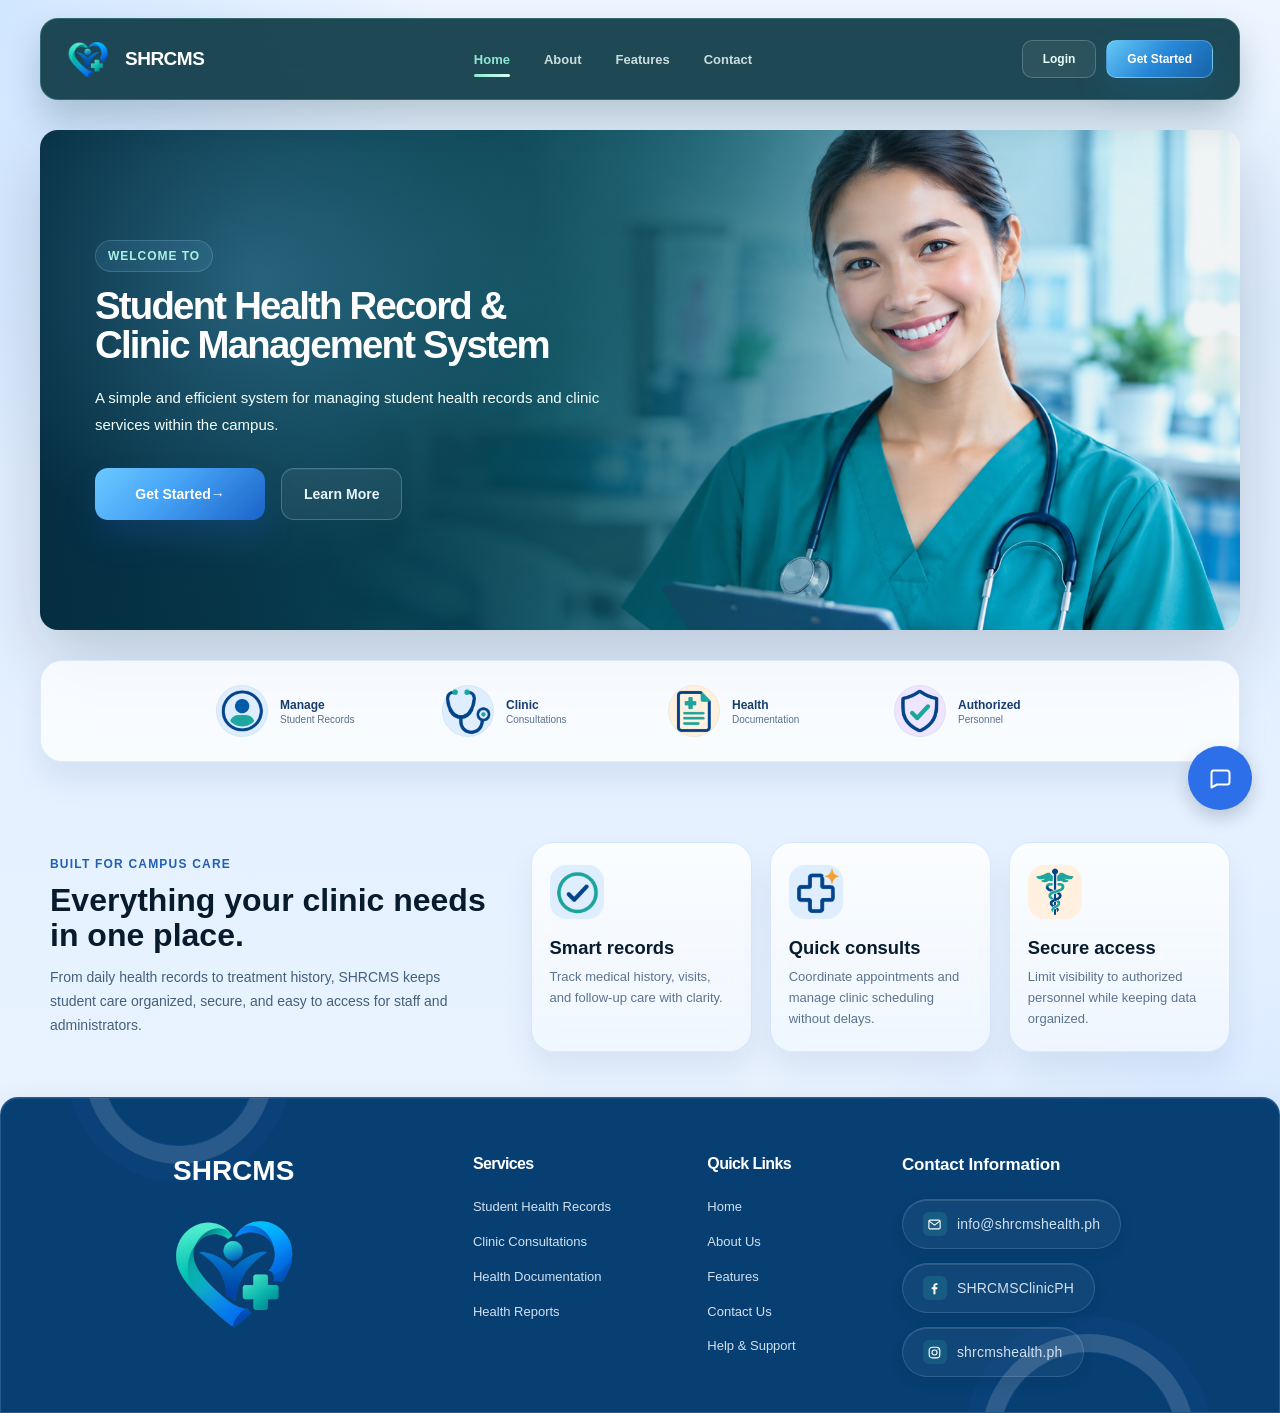
<file: html/index.html>
<!DOCTYPE html>
<html lang="en">
<head>
    <meta charset="UTF-8">
    <meta name="viewport" content="width=device-width, initial-scale=1.0">
    <title>SHRCMS - Student Health Record & Clinic Management System</title>

    <link rel="stylesheet" href="../css/style.css">
</head>

<body>

    <!-- ================= NAVIGATION ================= -->
    <header class="navbar">

        <div class="logo-area">
            
       <img src="../image/logo2.png"
         alt="SHRCMS Logo"
             class="brand-logo">

            <div class="logo-text">
                <h2>SHRCMS</h2>
                
            </div>
        </div>

        <nav>
            <a href="index.html" class="active">Home</a>
            <a href="about.html">About</a>
            <a href="features.html">Features</a>
            <a href="contact.html">Contact</a>
        </nav>

        <div class="nav-buttons">
            <a href="../php/login.php" class="login-btn">Login</a>
            <a href="features.html" class="start-btn">Get Started</a>
        </div>

    </header>


    <!-- ================= HERO SECTION ================= -->
    <section class="hero">

        <div class="hero-content">

            <p class="welcome">Welcome to</p>

            <h1>
                Student Health Record &<br>
                Clinic Management System
            </h1>

            <p class="description">
                A simple and efficient system for managing student
                health records and clinic services within the campus.
            </p>

            <div class="hero-buttons">
                <a href="features.html" class="primary-btn">
                    Get Started <span>→</span>
                </a>

                <a href="about.html" class="secondary-btn">
                    Learn More
                </a>
            </div>

        </div>


        <div class="clinic-image">
            <div class="clinic-building">
                <div class="clinic-sign">
                    <span>+</span>
                    CAMPUS CLINIC
                </div>

                <div class="building">
                    <div class="window"></div>
                    <div class="window"></div>
                    <div class="door"></div>
                </div>

                <div class="mini-card">
                    <strong>12</strong>
                    <span>patients today</span>
                </div>
            </div>
        </div>

    </section>

    <!-- ================= FEATURE HIGHLIGHTS ================= -->
    
<section class="quick-features">

    <div class="quick-item">
        <div class="quick-icon green">
            <img src="../image/manage.png" alt="Student records">
        </div>
        <div class="quick-text">
            <h3>Manage</h3>
            <p>Student Records</p>
        </div>
    </div>

    <div class="quick-item">
        <div class="quick-icon mint">
            <img src="../image/clinics.png" alt="Clinic consultations">
        </div>
        <div class="quick-text">
            <h3>Clinic</h3>
            <p>Consultations</p>
        </div>
    </div>

    <div class="quick-item">
        <div class="quick-icon orange">
            <img src="../image/health.png" alt="Health documentation">
        </div>
        <div class="quick-text">
            <h3>Health</h3>
            <p>Documentation</p>
        </div>
    </div>

    <div class="quick-item">
        <div class="quick-icon purple">
            <img src="../image/authorized.png" alt="Authorized personnel">
        </div>
        <div class="quick-text">
            <h3>Authorized</h3>
            <p>Personnel</p>
        </div>
    </div>


    </section>

    
<section class="feature-showcase">
    <div class="feature-intro">
        <p class="small-title">Built for campus care</p>
        <h2>Everything your clinic needs in one place.</h2>
        <p>
            From daily health records to treatment history, SHRCMS keeps student care organized,
            secure, and easy to access for staff and administrators.
        </p>
    </div>

    <div class="feature-grid">

        <!-- Smart Records -->
        <article class="feature-card">
            <div class="feature-icon green">
                <img src="../image/check.png" alt="Smart records icon">
            </div>
            <h3>Smart records</h3>
            <p>Track medical history, visits, and follow-up care with clarity.</p>
        </article>

        <!-- Quick Consults -->
        <article class="feature-card">
            <div class="feature-icon mint">
                <img src="../image/cross.png" alt="Quick consultations icon">
            </div>
            <h3>Quick consults</h3>
            <p>Coordinate appointments and manage clinic scheduling without delays.</p>
        </article>

        <!-- Secure Access -->
        <article class="feature-card">
            <div class="feature-icon coral">
                <img src="../image/secure.png" alt="Secure access icon">
            </div>
            <h3>Secure access</h3>
            <p>Limit visibility to authorized personnel while keeping data organized.</p>
        </article>

    </div>
</section>


    


<footer class="site-footer" id="footer">

    <div class="footer-inner">

        
<!-- LOGO AND TITLE -->
<!-- LOGO AND TITLE -->
<div class="footer-brand">
    <a href="index.html" class="footer-brand-title">
        <span class="footer-brand-text">
            <strong>SHRCMS</strong>
        </span>

        <img src="../image/logo2.png"
             alt="SHRCMS Logo"
             class="footer-brand-logo">
    </a>
</div>


        <!-- SERVICES -->
        <div class="footer-column">
            <h3>Services</h3>
            <a href="features.html">Student Health Records</a>
            <a href="features.html">Clinic Consultations</a>
            <a href="features.html">Health Documentation</a>
            <a href="features.html">Health Reports</a>
        </div>

        <!-- QUICK LINKS -->
        <div class="footer-column">
            <h3>Quick Links</h3>
            <a href="index.html">Home</a>
            <a href="about.html">About Us</a>
            <a href="features.html">Features</a>
            <a href="contact.html">Contact Us</a>
            <a href="contact.html">Help &amp; Support</a>
        </div>

        <!-- CONTACT INFORMATION -->
        <div class="footer-column footer-contact">
            <h3>Contact Information</h3>

            <p>
                <span class="footer-contact-icon">
                    <img src="../image/footer-email-icon.svg" alt="">
                </span>
                <a href="">
                    info@shrcmshealth.ph
                </a>
            </p>

            <p>
                <span class="footer-contact-icon">
                    <img src="../image/facebook-icon.svg" alt="">
                </span>
                <a href="" target="_blank" rel="noopener noreferrer">
                    SHRCMSClinicPH
                </a>
            </p>

            <p>
                <span class="footer-contact-icon">
                    <img src="../image/instagram-icon.svg" alt="">
                </span>
                <a href="" target="_blank" rel="noopener noreferrer">
                    shrcmshealth.ph
                </a>
            </p>
        </div>

    </div>

</footer>

<button class="back-to-top" type="button" aria-label="Back to top" aria-hidden="true" tabindex="-1">
    ↑
</button>
<div class="click-to-call-widget">
    <section class="click-to-call-panel" id="click-to-call-panel" role="dialog"
        aria-labelledby="click-to-call-title" aria-hidden="true" hidden>
        <header class="click-to-call-header">
            <span class="click-to-call-header-icon" aria-hidden="true">
                <svg viewBox="0 0 24 24"><path d="M5 4.5h14a2.5 2.5 0 0 1 2.5 2.5v9a2.5 2.5 0 0 1-2.5 2.5H9l-5.5 3v-15A2.5 2.5 0 0 1 5 4.5Z"/></svg>
            </span>
            <h2 id="click-to-call-title">SHRCMS Click2Message</h2>
            <button class="click-to-call-close" type="button" aria-label="Close call form">×</button>
        </header>
        <div class="click-to-call-form">
            <div class="click-to-call-name-fields">
                <div>
                    <label for="call-first-name">FIRST NAME <span aria-hidden="true">*</span></label>
                    <input id="call-first-name" name="firstName" type="text" autocomplete="given-name"
                        placeholder="Juan" required>
                </div>
                <div>
                    <label for="call-last-name">LAST NAME <span aria-hidden="true">*</span></label>
                    <input id="call-last-name" name="lastName" type="text" autocomplete="family-name"
                        placeholder="dela Cruz" required>
                </div>
            </div>
            <label for="call-mobile-number">MOBILE NUMBER <span aria-hidden="true">*</span></label>
            <input id="call-mobile-number" name="mobileNumber" type="tel" autocomplete="tel"
                placeholder="09XXXXXXXXX" required>
            <label for="call-email">EMAIL ADDRESS</label>
            <input id="call-email" name="email" type="email" autocomplete="email"
                placeholder="name@example.com">
            <label for="call-concern">CONCERN / REMARKS</label>
            <textarea id="call-concern" name="concern" rows="3"
                placeholder="Briefly describe your concern..."></textarea>
            <a class="click-to-call-message" href="mailto:clinic@school.edu.ph">Send a Message</a>
        </div>
    </section>
    <button class="click-to-call-toggle" type="button" aria-label="Open Click2Message form"
        aria-expanded="false" aria-controls="click-to-call-panel">
        <svg viewBox="0 0 24 24" aria-hidden="true"><path d="M5 4.5h14a2.5 2.5 0 0 1 2.5 2.5v9a2.5 2.5 0 0 1-2.5 2.5H9l-5.5 3v-15A2.5 2.5 0 0 1 5 4.5Z"/></svg>
    </button>
</div>
<script src="../js/back-to-top.js" defer></script>
<script src="../js/click-to-call.js" defer></script>

</body>
</html>
</file>
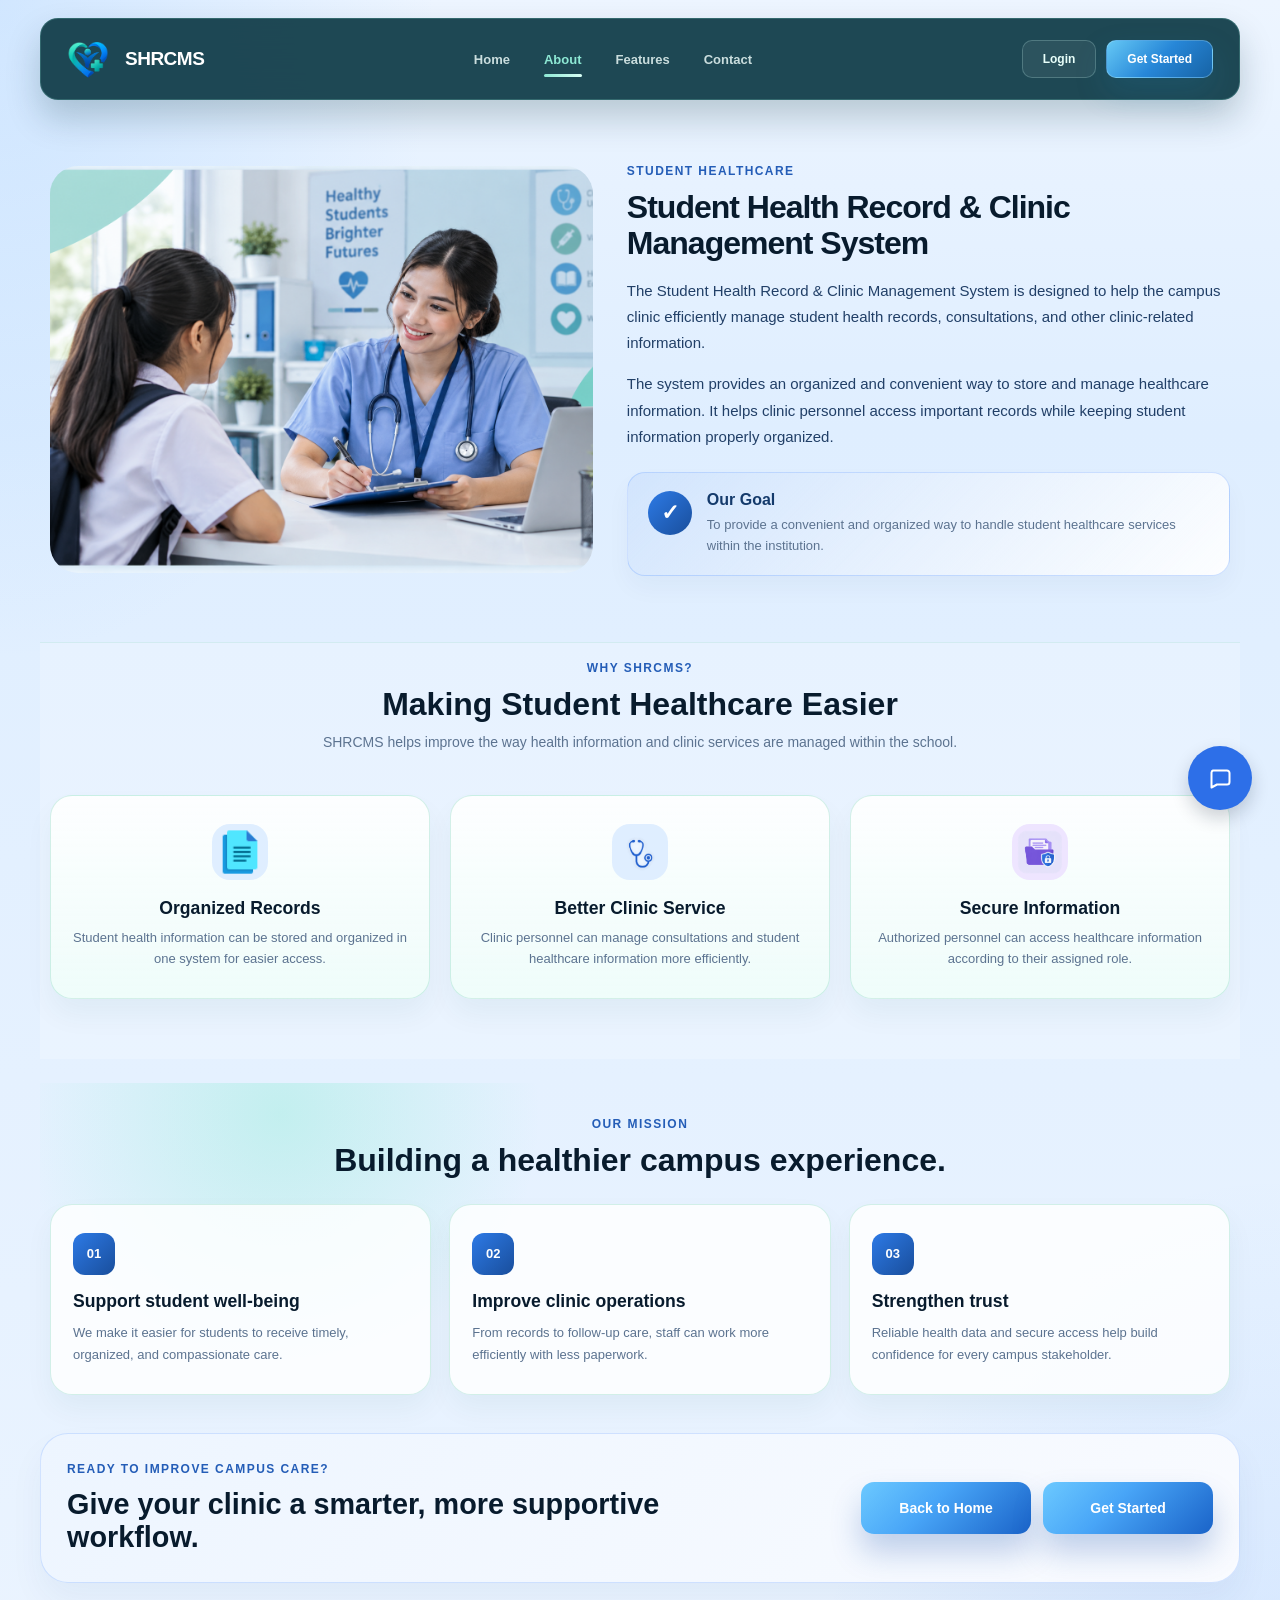
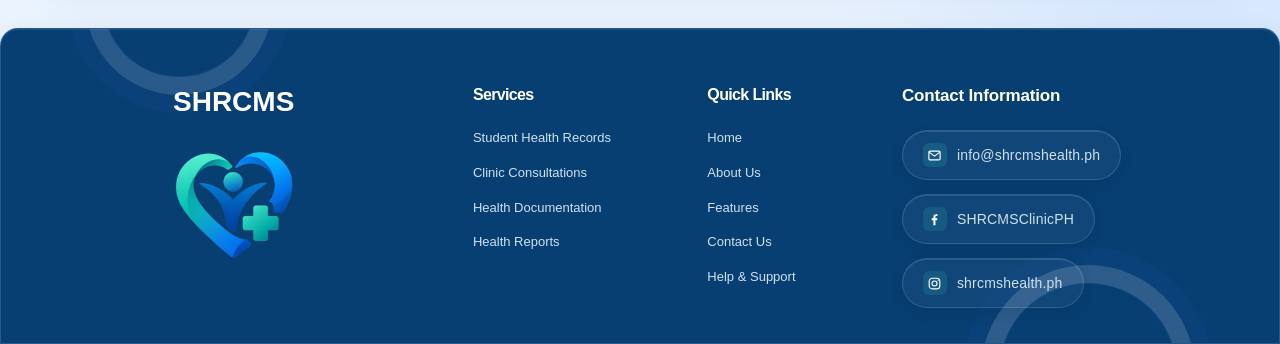
<file: html/about.html>
<!DOCTYPE html>
<html lang="en">

<head>
    <meta charset="UTF-8">
    <meta name="viewport" content="width=device-width, initial-scale=1.0">

    <title>About - SHRCMS</title>

    <link rel="stylesheet" href="../css/style.css">
</head>

<body>

    <!-- ================= NAVIGATION ================= -->

    <header class="navbar">

        <div class="logo-area">

            <img src="../image/logo2.png" alt="SHRCMS Logo" class="brand-logo">

            <div class="logo-text">
                <h2>SHRCMS</h2>
            </div>

        </div>


        <nav>

            <a href="index.html">
                Home
            </a>

            <a href="about.html" class="active">
                About
            </a>

            <a href="features.html">
                Features
            </a>

            <a href="contact.html">
                Contact
            </a>

        </nav>


        <div class="nav-buttons">

            <a href="../php/login.php" class="login-btn">Login</a>
            <a href="features.html" class="start-btn">Get Started</a>

        </div>

    </header>


    <!-- ================= ABOUT SECTION ================= -->

    <main class="about-page">

        <!-- ================= ABOUT CONTENT ================= -->

        <section class="about-content">

            <!-- LEFT IMAGE -->

            <div class="about-image">
                <img src="../image/nurse-student.png" alt="Nurse assisting a student">
            </div>


            <!-- RIGHT CONTENT -->

            <div class="about-text">

                <p class="section-label">
                    STUDENT HEALTHCARE
                </p>

                <h2>
                    Student Health Record &
                    Clinic Management System
                </h2>

                <p>
                    The Student Health Record & Clinic Management
                    System is designed to help the campus clinic
                    efficiently manage student health records,
                    consultations, and other
                    clinic-related information.
                </p>

                <p>
                    The system provides an organized and convenient
                    way to store and manage healthcare information.
                    It helps clinic personnel access important
                    records while keeping student information
                    properly organized.
                </p>


                <!-- OUR GOAL -->

                <div class="goal-box">

                    <div class="goal-icon">
                        ✓
                    </div>

                    <div>

                        <h3>
                            Our Goal
                        </h3>

                        <p>
                            To provide a convenient and organized
                            way to handle student healthcare
                            services within the institution.
                        </p>

                    </div>

                </div>

            </div>

        </section>


        <!-- ================= PURPOSE ================= -->

        <section class="purpose-section">

            <div class="purpose-heading">

                <p class="section-label">
                    WHY SHRCMS?
                </p>

                <h2>
                    Making Student Healthcare Easier
                </h2>

                <p>
                    SHRCMS helps improve the way health information
                    and clinic services are managed within the school.
                </p>

            </div>


            <div class="purpose-cards">

                <div class="purpose-card">

                   <div class="purpose-icon green">
    <img src="../image/organized-records.png" alt="Organized Records">
</div>

                    <h3>
                        Organized Records
                    </h3>

                    <p>
                        Student health information can be stored
                        and organized in one system for easier access.
                    </p>

                </div>


                <div class="purpose-card">

                   <div class="purpose-icon blue">
    <img src="../image/stethoscope.png" alt="Stethoscope Icon">
</div>

                    <h3>
                        Better Clinic Service
                    </h3>

                    <p>
                        Clinic personnel can manage consultations
                        and student healthcare information more efficiently.
                    </p>

                </div>


                <div class="purpose-card">

                    <div class="purpose-icon purple">
    <img src="../image/secure-information.png" alt="Secure Information">
</div>

                    <h3>
                        Secure Information
                    </h3>

                    <p>
                        Authorized personnel can access healthcare
                        information according to their assigned role.
                    </p>

                </div>

            </div>

        </section>

        <section class="mission-section">

            <div class="mission-heading">
                <p class="section-label">OUR MISSION</p>
                <h2>Building a healthier campus experience.</h2>
            </div>

            <div class="mission-grid">
                <div class="mission-item">
                    <span>01</span>
                    <h3>Support student well-being</h3>
                    <p>We make it easier for students to receive timely, organized, and compassionate care.</p>
                </div>

                <div class="mission-item">
                    <span>02</span>
                    <h3>Improve clinic operations</h3>
                    <p>From records to follow-up care, staff can work more efficiently with less paperwork.</p>
                </div>

                <div class="mission-item">
                    <span>03</span>
                    <h3>Strengthen trust</h3>
                    <p>Reliable health data and secure access help build confidence for every campus stakeholder.</p>
                </div>
            </div>

        </section>

        <section class="cta-banner">
            <div class="cta-content">
                <p class="section-label">Ready to improve campus care?</p>
                <h2>Give your clinic a smarter, more supportive workflow.</h2>
            </div>

            <div class="cta-actions">
                <a href="index.html" class="primary-btn">Back to Home</a>
                <a href="#" class="primary-btn">Get Started</a>
            </div>
        </section>

    </main>


    <!-- ================= FOOTER ================= -->

    <footer class="site-footer" id="footer">

        <div class="footer-inner">


            <!-- LOGO AND TITLE -->
            <!-- LOGO AND TITLE -->
            <div class="footer-brand">
                <a href="index.html" class="footer-brand-title">
                    <span class="footer-brand-text">
                        <strong>SHRCMS</strong>
                    </span>

                    <img src="../image/logo2.png" alt="SHRCMS Logo" class="footer-brand-logo">
                </a>
            </div>


            <!-- SERVICES -->
            <div class="footer-column">
                <h3>Services</h3>
                <a href="features.html">Student Health Records</a>
                <a href="features.html">Clinic Consultations</a>
                <a href="features.html">Health Documentation</a>
                <a href="features.html">Health Reports</a>
            </div>

            <!-- QUICK LINKS -->
            <div class="footer-column">
                <h3>Quick Links</h3>
                <a href="index.html">Home</a>
                <a href="about.html">About Us</a>
                <a href="features.html">Features</a>
                <a href="contact.html">Contact Us</a>
                <a href="contact.html">Help &amp; Support</a>
            </div>

            <!-- CONTACT INFORMATION -->
            <div class="footer-column footer-contact">
                <h3>Contact Information</h3>

                <p>
                    <span class="footer-contact-icon">
                        <img src="../image/footer-email-icon.svg" alt="">
                    </span>
                    <a href="mailto:info@shrcmshealth.ph">
                        info@shrcmshealth.ph
                    </a>
                </p>

                <p>
                    <span class="footer-contact-icon">
                        <img src="../image/facebook-icon.svg" alt="">
                    </span>
                    <a href="https://www.facebook.com/SHRCMSClinicPH" target="_blank" rel="noopener noreferrer">
                        SHRCMSClinicPH
                    </a>
                </p>

                <p>
                    <span class="footer-contact-icon">
                        <img src="../image/instagram-icon.svg" alt="">
                    </span>
                    <a href="https://www.instagram.com/shrcmshealth.ph/" target="_blank" rel="noopener noreferrer">
                        shrcmshealth.ph
                    </a>
                </p>
            </div>

        </div>

    </footer>

    <button class="back-to-top" type="button" aria-label="Back to top" aria-hidden="true" tabindex="-1">
        ↑
    </button>
    <div class="click-to-call-widget">
        <section class="click-to-call-panel" id="click-to-call-panel" role="dialog"
            aria-labelledby="click-to-call-title" aria-hidden="true" hidden>
            <header class="click-to-call-header">
                <span class="click-to-call-header-icon" aria-hidden="true">
                    <svg viewBox="0 0 24 24"><path d="M5 4.5h14a2.5 2.5 0 0 1 2.5 2.5v9a2.5 2.5 0 0 1-2.5 2.5H9l-5.5 3v-15A2.5 2.5 0 0 1 5 4.5Z"/></svg>
                </span>
                <h2 id="click-to-call-title">SHRCMS Click2Message</h2>
                <button class="click-to-call-close" type="button" aria-label="Close call form">×</button>
            </header>
            <div class="click-to-call-form">
                <div class="click-to-call-name-fields">
                    <div>
                        <label for="call-first-name">FIRST NAME <span aria-hidden="true">*</span></label>
                        <input id="call-first-name" name="firstName" type="text" autocomplete="given-name"
                            placeholder="Juan" required>
                    </div>
                    <div>
                        <label for="call-last-name">LAST NAME <span aria-hidden="true">*</span></label>
                        <input id="call-last-name" name="lastName" type="text" autocomplete="family-name"
                            placeholder="dela Cruz" required>
                    </div>
                </div>
                <label for="call-mobile-number">MOBILE NUMBER <span aria-hidden="true">*</span></label>
                <input id="call-mobile-number" name="mobileNumber" type="tel" autocomplete="tel"
                    placeholder="09XXXXXXXXX" required>
                <label for="call-email">EMAIL ADDRESS</label>
                <input id="call-email" name="email" type="email" autocomplete="email"
                    placeholder="name@example.com">
                <label for="call-concern">CONCERN / REMARKS</label>
                <textarea id="call-concern" name="concern" rows="3"
                    placeholder="Briefly describe your concern..."></textarea>
                <a class="click-to-call-message" href="mailto:clinic@school.edu.ph">Send a Message</a>
            </div>
        </section>
        <button class="click-to-call-toggle" type="button" aria-label="Open Click2Message form"
            aria-expanded="false" aria-controls="click-to-call-panel">
            <svg viewBox="0 0 24 24" aria-hidden="true"><path d="M5 4.5h14a2.5 2.5 0 0 1 2.5 2.5v9a2.5 2.5 0 0 1-2.5 2.5H9l-5.5 3v-15A2.5 2.5 0 0 1 5 4.5Z"/></svg>
        </button>
    </div>
    <script src="../js/back-to-top.js" defer></script>
    <script src="../js/click-to-call.js" defer></script>

</body>

</html>
</file>
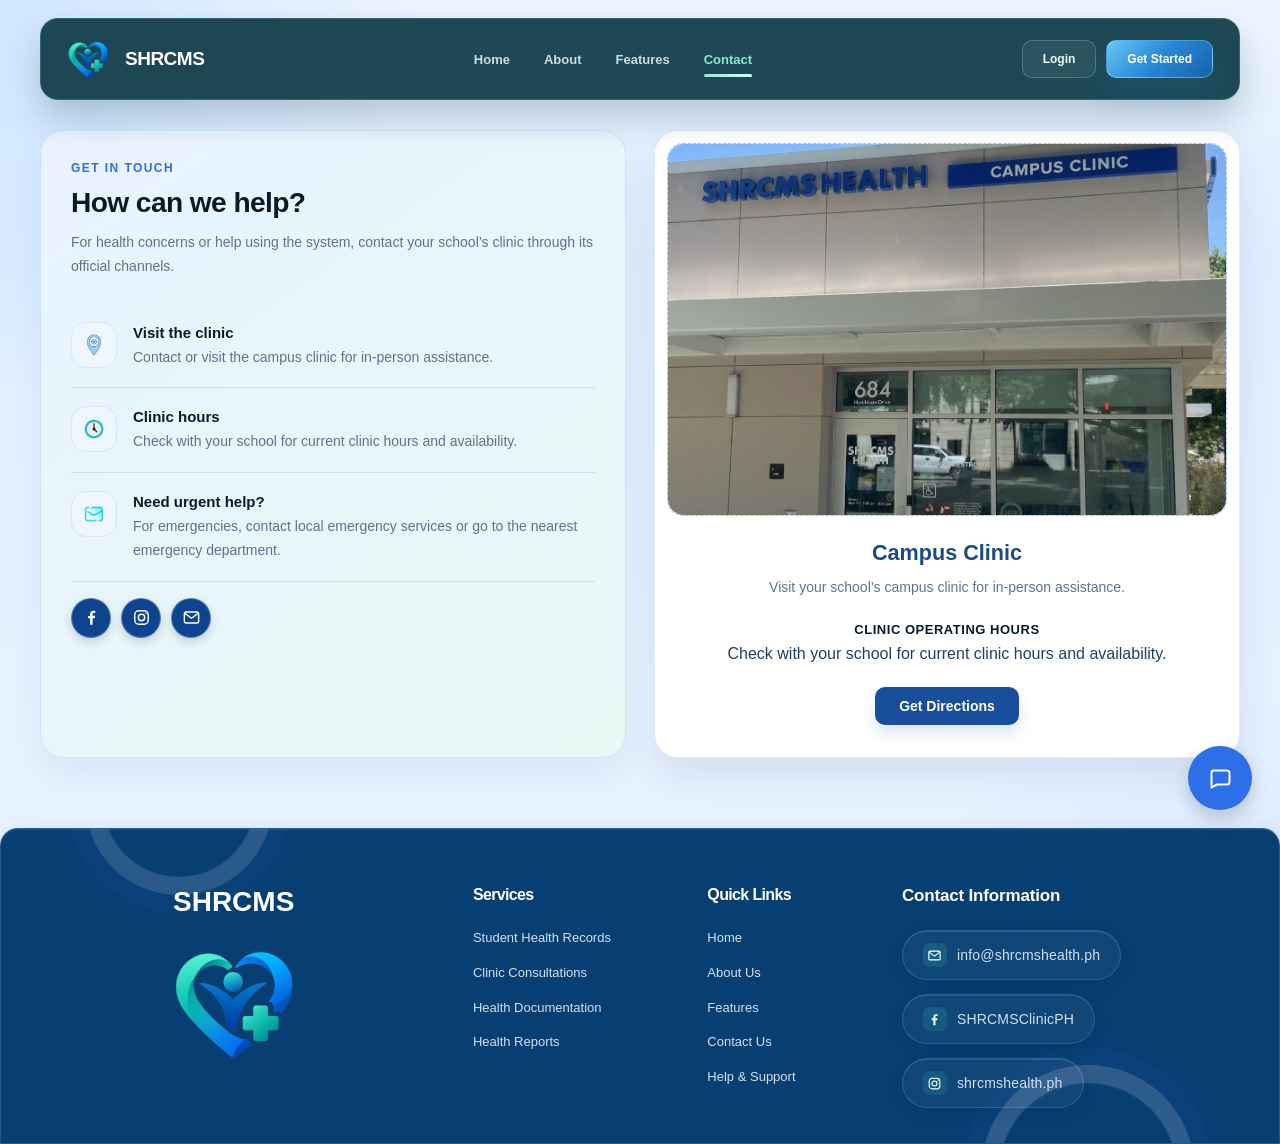
<file: html/contact.html>
<!DOCTYPE html>
<html lang="en">

<head>
    <meta charset="UTF-8">
    <meta name="viewport" content="width=device-width, initial-scale=1.0">
    <meta name="theme-color" content="#f3fffb">
    <title>Contact - SHRCMS</title>
    <link rel="stylesheet" href="../css/style.css">
</head>

<body>
    <header class="navbar">
        <a class="logo-area" href="index.html" aria-label="SHRCMS home">
            <img src="../image/logo2.png" alt="SHRCMS Logo" class="logo-icon">

            <span class="logo-text">
                <h2>SHRCMS</h2>
            </span>
        </a>

        <nav aria-label="Main navigation">
            <a href="index.html">Home</a>
            <a href="about.html">About</a>
            <a href="features.html">Features</a>
            <a href="contact.html" class="active" aria-current="page">Contact</a>
        </nav>

        <div class="nav-buttons">
            <a href="../php/login.php" class="login-btn">Login</a>
            <a href="features.html" class="start-btn">Get Started</a>
        </div>
    </header>

    <main class="contact-page">
        <section class="contact-layout" aria-label="Contact information and campus clinic">
            <div class="contact-details">
                <p class="contact-label">GET IN TOUCH</p>
                <h2>How can we help?</h2>
                <p class="contact-intro">For health concerns or help using the system, contact your school’s clinic
                    through its official channels.</p>

                <article class="contact-info-card">
                    <span class="contact-info-icon">
    <img src="../image/location (2).png" alt="">
</span>
                    <div>
                        <h3>Visit the clinic</h3>
                        <p>Contact or visit the campus clinic for in-person assistance.</p>
                    </div>
                </article>

                <article class="contact-info-card">
                    <span class="contact-info-icon">
    <img src="../image/clock.png" alt="">
</span>
                    <div>
                        <h3>Clinic hours</h3>
                        <p>Check with your school for current clinic hours and availability.</p>
                    </div>
                </article>

                <article class="contact-info-card">
                    <span class="contact-info-icon">
    <img src="../image/email.png" alt="">
</span>
                    <div>
                        <h3>Need urgent help?</h3>
                        <p>For emergencies, contact local emergency services or go to the nearest emergency department.
                        </p>
                    </div>
                </article>
                <nav class="contact-social-links" aria-label="Social media and email links">
                    <a href="https://www.facebook.com/rayj.aledo.1" target="_blank" rel="noopener noreferrer"
                        aria-label="Facebook">
                        <svg viewBox="0 0 24 24" aria-hidden="true"><path d="M13.4 21v-8h2.7l.4-3.1h-3.1v-2c0-.9.3-1.5 1.6-1.5h1.7V3.6c-.3 0-1.3-.1-2.4-.1-2.4 0-4.1 1.5-4.1 4.2v2.3H7.5V13h2.7v8h3.2Z"/></svg>
                    </a>
                    <a href="https://www.instagram.com/ray_xxyz09/" target="_blank" rel="noopener noreferrer"
                        aria-label="Instagram">
                        <svg viewBox="0 0 24 24" aria-hidden="true"><rect x="3.5" y="3.5" width="17" height="17" rx="5"/><circle cx="12" cy="12" r="4"/><circle class="social-icon-dot" cx="17.7" cy="6.7" r="1"/></svg>
                    </a>
                    <a href="mailto:rayjaledo60@gmail.com" aria-label="Email">
                        <svg viewBox="0 0 24 24" aria-hidden="true"><rect x="3" y="5" width="18" height="14" rx="2"/><path d="m4 7 8 6 8-6"/></svg>
                    </a>
                </nav>
            </div>

            <article class="clinic-card">
                <div class="clinic-card-photo">
    <img src="../image/campus-clinic.jpg"
         alt="Campus clinic">
</div>
                <div class="clinic-card-content">
                    <h2>Campus Clinic</h2>
                    <p class="clinic-card-location">Visit your school’s campus clinic for in-person assistance.</p>
                    <h3>CLINIC OPERATING HOURS</h3>
                    <p>Check with your school for current clinic hours and availability.</p>
                    <a class="clinic-directions"
                        href="https://www.google.com/maps/dir/?api=1&amp;destination=Campus+Clinic"
                        target="_blank" rel="noopener noreferrer">
                        Get Directions
                    </a>
                </div>
            </article>
        </section>

    </main>

    <footer class="site-footer" id="footer">

        <div class="footer-inner">


            <!-- LOGO AND TITLE -->
            <!-- LOGO AND TITLE -->
            <div class="footer-brand">
                <a href="index.html" class="footer-brand-title">
                    <span class="footer-brand-text">
                        <strong>SHRCMS</strong>
                    </span>

                    <img src="../image/logo2.png" alt="SHRCMS Logo" class="footer-brand-logo">
                </a>
            </div>


            <!-- SERVICES -->
            <div class="footer-column">
                <h3>Services</h3>
                <a href="features.html">Student Health Records</a>
                <a href="features.html">Clinic Consultations</a>
                <a href="features.html">Health Documentation</a>
                <a href="features.html">Health Reports</a>
            </div>

            <!-- QUICK LINKS -->
            <div class="footer-column">
                <h3>Quick Links</h3>
                <a href="index.html">Home</a>
                <a href="about.html">About Us</a>
                <a href="features.html">Features</a>
                <a href="contact.html">Contact Us</a>
                <a href="contact.html">Help &amp; Support</a>
            </div>

            <!-- CONTACT INFORMATION -->
            <div class="footer-column footer-contact">
                <h3>Contact Information</h3>

                <p>
                    <span class="footer-contact-icon">
                        <img src="../image/footer-email-icon.svg" alt="">
                    </span>
                    <a href="mailto:info@shrcmshealth.ph">
                        info@shrcmshealth.ph
                    </a>
                </p>

                <p>
                    <span class="footer-contact-icon">
                        <img src="../image/facebook-icon.svg" alt="">
                    </span>
                    <a href="https://www.facebook.com/SHRCMSClinicPH" target="_blank" rel="noopener noreferrer">
                        SHRCMSClinicPH
                    </a>
                </p>

                <p>
                    <span class="footer-contact-icon">
                        <img src="../image/instagram-icon.svg" alt="">
                    </span>
                    <a href="https://www.instagram.com/shrcmshealth.ph/" target="_blank" rel="noopener noreferrer">
                        shrcmshealth.ph
                    </a>
                </p>
            </div>

        </div>

    </footer>

    <button class="back-to-top" type="button" aria-label="Back to top" aria-hidden="true" tabindex="-1">
        ↑
    </button>
    <div class="click-to-call-widget">
        <section class="click-to-call-panel" id="click-to-call-panel" role="dialog"
            aria-labelledby="click-to-call-title" aria-hidden="true" hidden>
            <header class="click-to-call-header">
                <span class="click-to-call-header-icon" aria-hidden="true">
                    <svg viewBox="0 0 24 24"><path d="M5 4.5h14a2.5 2.5 0 0 1 2.5 2.5v9a2.5 2.5 0 0 1-2.5 2.5H9l-5.5 3v-15A2.5 2.5 0 0 1 5 4.5Z"/></svg>
                </span>
                <h2 id="click-to-call-title">SHRCMS Click2Message</h2>
                <button class="click-to-call-close" type="button" aria-label="Close call form">×</button>
            </header>
            <div class="click-to-call-form">
                <div class="click-to-call-name-fields">
                    <div>
                        <label for="call-first-name">FIRST NAME <span aria-hidden="true">*</span></label>
                        <input id="call-first-name" name="firstName" type="text" autocomplete="given-name"
                            placeholder="Juan" required>
                    </div>
                    <div>
                        <label for="call-last-name">LAST NAME <span aria-hidden="true">*</span></label>
                        <input id="call-last-name" name="lastName" type="text" autocomplete="family-name"
                            placeholder="dela Cruz" required>
                    </div>
                </div>

                <label for="call-mobile-number">MOBILE NUMBER <span aria-hidden="true">*</span></label>
                <input id="call-mobile-number" name="mobileNumber" type="tel" autocomplete="tel"
                    placeholder="09XXXXXXXXX" required>

                <label for="call-email">EMAIL ADDRESS</label>
                <input id="call-email" name="email" type="email" autocomplete="email"
                    placeholder="name@example.com">

                <label for="call-concern">CONCERN / REMARKS</label>
                <textarea id="call-concern" name="concern" rows="3"
                    placeholder="Briefly describe your concern..."></textarea>
                <a class="click-to-call-message" href="mailto:clinic@school.edu.ph">Send a Message</a>
            </div>
        </section>
        <button class="click-to-call-toggle" type="button" aria-label="Open Click2Message form"
            aria-expanded="false" aria-controls="click-to-call-panel">
            <svg viewBox="0 0 24 24" aria-hidden="true"><path d="M5 4.5h14a2.5 2.5 0 0 1 2.5 2.5v9a2.5 2.5 0 0 1-2.5 2.5H9l-5.5 3v-15A2.5 2.5 0 0 1 5 4.5Z"/></svg>
        </button>
    </div>

    <script src="../js/back-to-top.js" defer></script>
    <script src="../js/click-to-call.js" defer></script>

</body>

</html>
</file>
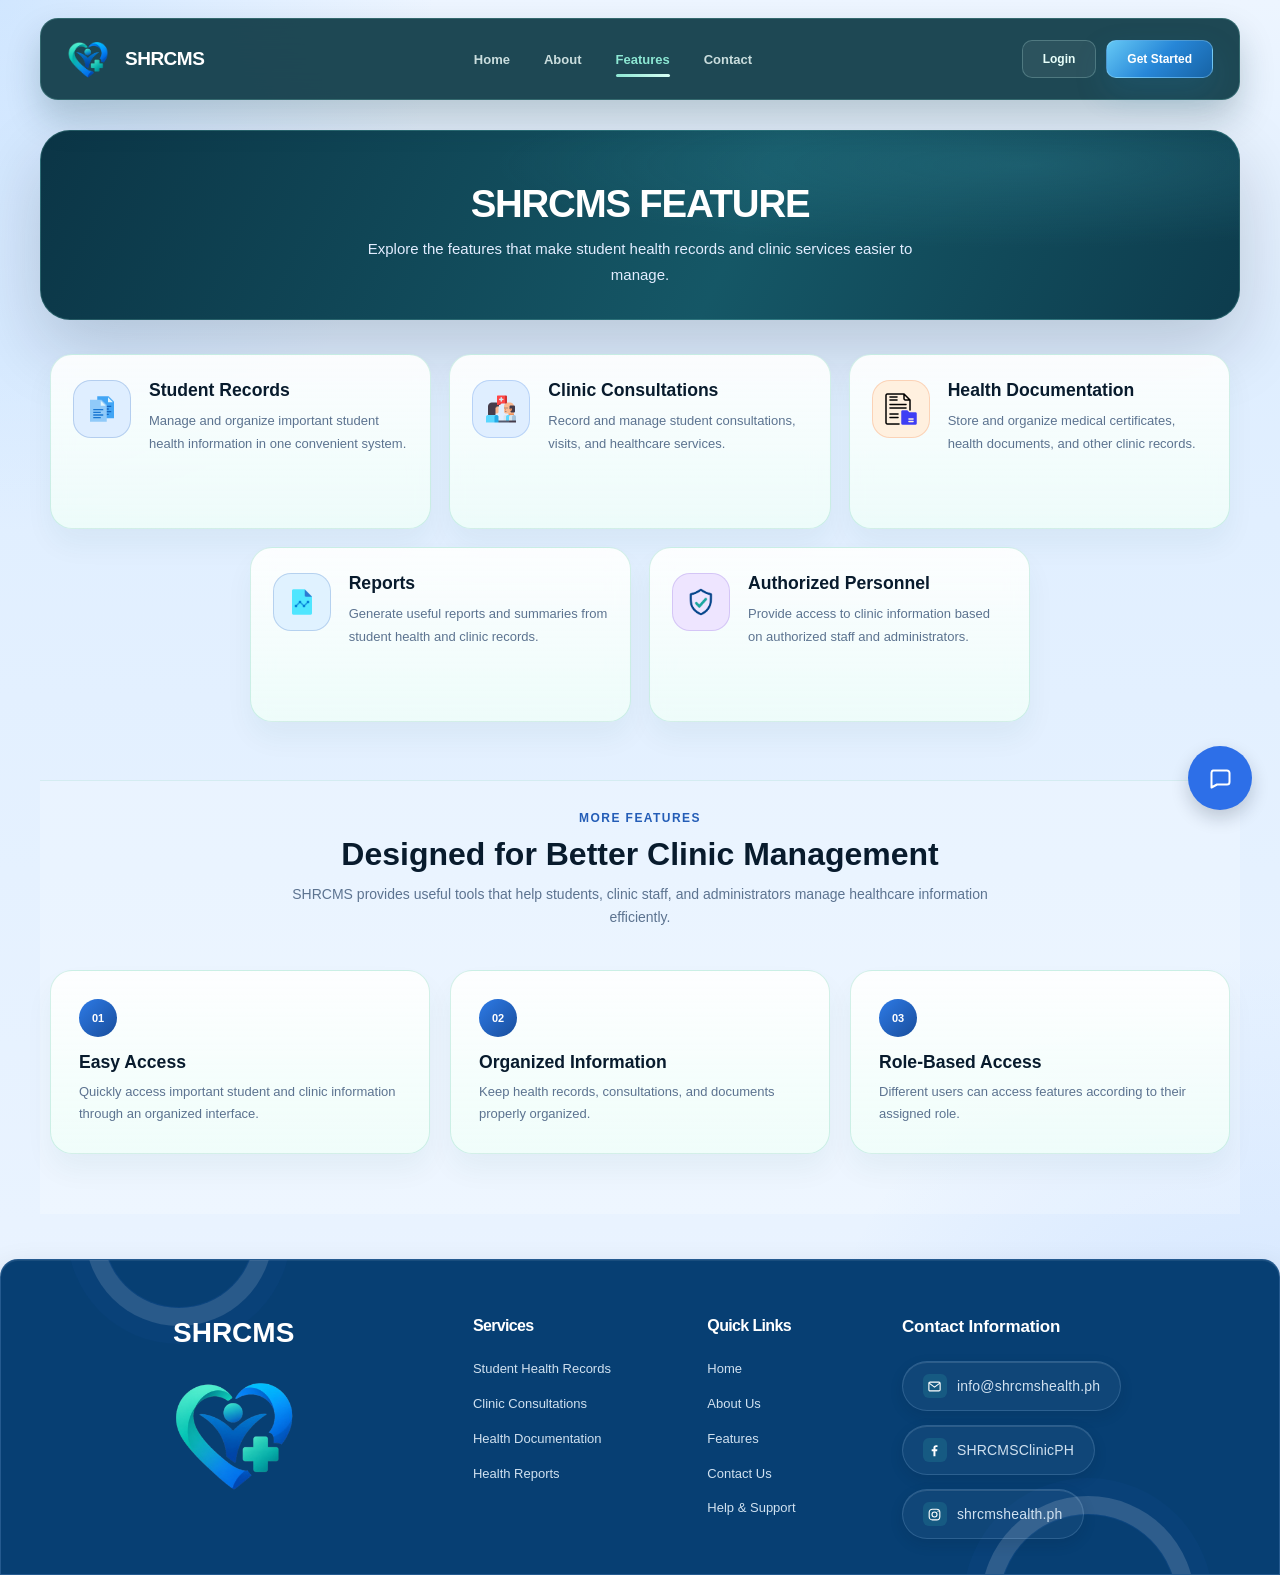
<file: html/features.html>
<!DOCTYPE html>
<html lang="en">

<head>
    <meta charset="UTF-8">
    <meta name="viewport" content="width=device-width, initial-scale=1.0">

    <title>Features - SHRCMS</title>

    <link rel="stylesheet" href="../css/style.css">
</head>

<body>

    <!-- ================= NAVIGATION ================= -->

    <header class="navbar">

        <div class="logo-area">

            <img src="../image/logo2.png" alt="SHRCMS Logo" class="brand-logo">

            <div class="logo-text">
                <h2>SHRCMS</h2>

            </div>

        </div>


        <nav>

            <a href="index.html">
                Home
            </a>

            <a href="about.html">
                About
            </a>

            <a href="features.html" class="active">
                Features
            </a>

            <a href="contact.html">
                Contact
            </a>

        </nav>


        <div class="nav-buttons">

            <a href="../php/login.php" class="login-btn">Login</a>
            <a href="features.html" class="start-btn">Get Started</a>

        </div>

    </header>


    <!-- ================= FEATURES PAGE ================= -->

    <main class="features-page">


        <!-- PAGE HEADER -->

        <section class="features-header">
            <h1>
                SHRCMS FEATURE
            </h1>

            <p>
                Explore the features that make student health
                records and clinic services easier to manage.
            </p>

        </section>


        <!-- ================= FEATURE CARDS ================= -->

        <section class="features-grid">


            <!-- STUDENT RECORDS -->

            <div class="feature-card">

                <div class="feature-icon green">
    <img src="../image/student-records.png" alt="Student Records">
</div>

                <div class="feature-content">

                    <h2>
                        Student Records
                    </h2>

                    <p>
                        Manage and organize important student
                        health information in one convenient system.
                    </p>

                </div>

            </div>


            <!-- CLINIC CONSULTATIONS -->

            <div class="feature-card">

               <div class="feature-icon teal">
    <img src="../image/clinic-consultation.png" alt="Clinic Consultations">
</div>

                <div class="feature-content">

                    <h2>
                        Clinic Consultations
                    </h2>

                    <p>
                        Record and manage student consultations,
                        visits, and healthcare services.
                    </p>

                </div>

            </div>


            <!-- HEALTH DOCUMENTATION -->

            <div class="feature-card">

                <div class="feature-icon orange">
    <img src="../image/health-documentation.png" alt="Health Documentation">
</div>

                <div class="feature-content">

                    <h2>
                        Health Documentation
                    </h2>

                    <p>
                        Store and organize medical certificates,
                        health documents, and other clinic records.
                    </p>

                </div>

            </div>


            <!-- REPORTS -->

            <div class="feature-card">

               <div class="feature-icon blue">
    <img src="../image/reports.png" alt="Reports">
</div>

                <div class="feature-content">

                    <h2>
                        Reports
                    </h2>

                    <p>
                        Generate useful reports and summaries
                        from student health and clinic records.
                    </p>

                </div>

            </div>


            <!-- AUTHORIZED PERSONNEL -->

            <div class="feature-card">

                <div class="feature-icon purple">
    <img src="../image/authorizeds.png" alt="Authorized Personnel">
</div>
                <div class="feature-content">

                    <h2>
                        Authorized Personnel
                    </h2>

                    <p>
                        Provide access to clinic information
                        based on authorized staff and administrators.
                    </p>

                </div>

            </div>

        </section>


        <!-- ================= ADDITIONAL FEATURES ================= -->

        <section class="additional-features">

            <div class="additional-heading">

                <p class="features-label">
                    MORE FEATURES
                </p>

                <h2>
                    Designed for Better Clinic Management
                </h2>

                <p>
                    SHRCMS provides useful tools that help
                    students, clinic staff, and administrators
                    manage healthcare information efficiently.
                </p>

            </div>


            <div class="additional-grid">


                <div class="additional-card">

                    <span>01</span>

                    <h3>
                        Easy Access
                    </h3>

                    <p>
                        Quickly access important student and
                        clinic information through an organized
                        interface.
                    </p>

                </div>


                <div class="additional-card">

                    <span>02</span>

                    <h3>
                        Organized Information
                    </h3>

                    <p>
                        Keep health records, consultations,
                        and documents properly organized.
                    </p>

                </div>


                <div class="additional-card">

                    <span>03</span>

                    <h3>
                        Role-Based Access
                    </h3>

                    <p>
                        Different users can access features
                        according to their assigned role.
                    </p>

                </div>

            </div>

        </section>


    </main>


    <!-- ================= FOOTER ================= -->

    <footer class="site-footer" id="footer">

        <div class="footer-inner">


            <!-- LOGO AND TITLE -->
            <!-- LOGO AND TITLE -->
            <div class="footer-brand">
                <a href="index.html" class="footer-brand-title">
                    <span class="footer-brand-text">
                        <strong>SHRCMS</strong>
                    </span>

                    <img src="../image/logo2.png" alt="SHRCMS Logo" class="footer-brand-logo">
                </a>
            </div>


            <!-- SERVICES -->
            <div class="footer-column">
                <h3>Services</h3>
                <a href="features.html">Student Health Records</a>
                <a href="features.html">Clinic Consultations</a>
                <a href="features.html">Health Documentation</a>
                <a href="features.html">Health Reports</a>
            </div>

            <!-- QUICK LINKS -->
            <div class="footer-column">
                <h3>Quick Links</h3>
                <a href="index.html">Home</a>
                <a href="about.html">About Us</a>
                <a href="features.html">Features</a>
                <a href="contact.html">Contact Us</a>
                <a href="contact.html">Help &amp; Support</a>
            </div>

            <!-- CONTACT INFORMATION -->
            <div class="footer-column footer-contact">
                <h3>Contact Information</h3>

                <p>
                    <span class="footer-contact-icon">
                        <img src="../image/footer-email-icon.svg" alt="">
                    </span>
                    <a href="mailto:info@shrcmshealth.ph">
                        info@shrcmshealth.ph
                    </a>
                </p>

                <p>
                    <span class="footer-contact-icon">
                        <img src="../image/facebook-icon.svg" alt="">
                    </span>
                    <a href="https://www.facebook.com/SHRCMSClinicPH" target="_blank" rel="noopener noreferrer">
                        SHRCMSClinicPH
                    </a>
                </p>

                <p>
                    <span class="footer-contact-icon">
                        <img src="../image/instagram-icon.svg" alt="">
                    </span>
                    <a href="https://www.instagram.com/shrcmshealth.ph/" target="_blank" rel="noopener noreferrer">
                        shrcmshealth.ph
                    </a>
                </p>
            </div>

        </div>

    </footer>

    <button class="back-to-top" type="button" aria-label="Back to top" aria-hidden="true" tabindex="-1">
        ↑
    </button>
    <div class="click-to-call-widget">
        <section class="click-to-call-panel" id="click-to-call-panel" role="dialog"
            aria-labelledby="click-to-call-title" aria-hidden="true" hidden>
            <header class="click-to-call-header">
                <span class="click-to-call-header-icon" aria-hidden="true">
                    <svg viewBox="0 0 24 24"><path d="M5 4.5h14a2.5 2.5 0 0 1 2.5 2.5v9a2.5 2.5 0 0 1-2.5 2.5H9l-5.5 3v-15A2.5 2.5 0 0 1 5 4.5Z"/></svg>
                </span>
                <h2 id="click-to-call-title">SHRCMS Click2Message</h2>
                <button class="click-to-call-close" type="button" aria-label="Close call form">×</button>
            </header>
            <div class="click-to-call-form">
                <div class="click-to-call-name-fields">
                    <div>
                        <label for="call-first-name">FIRST NAME <span aria-hidden="true">*</span></label>
                        <input id="call-first-name" name="firstName" type="text" autocomplete="given-name"
                            placeholder="Juan" required>
                    </div>
                    <div>
                        <label for="call-last-name">LAST NAME <span aria-hidden="true">*</span></label>
                        <input id="call-last-name" name="lastName" type="text" autocomplete="family-name"
                            placeholder="dela Cruz" required>
                    </div>
                </div>
                <label for="call-mobile-number">MOBILE NUMBER <span aria-hidden="true">*</span></label>
                <input id="call-mobile-number" name="mobileNumber" type="tel" autocomplete="tel"
                    placeholder="09XXXXXXXXX" required>
                <label for="call-email">EMAIL ADDRESS</label>
                <input id="call-email" name="email" type="email" autocomplete="email"
                    placeholder="name@example.com">
                <label for="call-concern">CONCERN / REMARKS</label>
                <textarea id="call-concern" name="concern" rows="3"
                    placeholder="Briefly describe your concern..."></textarea>
                <a class="click-to-call-message" href="mailto:clinic@school.edu.ph">Send a Message</a>
            </div>
        </section>
        <button class="click-to-call-toggle" type="button" aria-label="Open Click2Message form"
            aria-expanded="false" aria-controls="click-to-call-panel">
            <svg viewBox="0 0 24 24" aria-hidden="true"><path d="M5 4.5h14a2.5 2.5 0 0 1 2.5 2.5v9a2.5 2.5 0 0 1-2.5 2.5H9l-5.5 3v-15A2.5 2.5 0 0 1 5 4.5Z"/></svg>
        </button>
    </div>
    <script src="../js/back-to-top.js" defer></script>
    <script src="../js/click-to-call.js" defer></script>

</body>

</html>
</file>
<file: css/style.css>
:root {
    --emerald-900: #081b2d;
    --emerald-800: #102f4f;
    --emerald-700: #1b4b87;
    --emerald-600: #2d6fe8;
    --emerald-500: #66b2ff;
    --emerald-100: #edf7ff;
    --emerald-50: #f7fbff;
    --tea-100: #dfeeff;
    --mint-100: #d9eeff;
    --white: #ffffff;
    --soft: #eef7ff;
    --text: #213f67;
    --muted: #5c7390;
    --shadow: 0 28px 70px rgba(7, 18, 32, 0.18);
}

* {
    margin: 0;
    padding: 0;
    box-sizing: border-box;
}

html {
    scroll-behavior: smooth;
}

body {
    font-family: Arial, Helvetica, sans-serif;
    background:
        radial-gradient(ellipse at top left, rgba(120, 185, 255, 0.24), transparent 24%),
        radial-gradient(ellipse at bottom right, rgba(64, 140, 255, 0.18), transparent 28%),
        linear-gradient(180deg, #edf5ff 0%, #dfeeff 22%, #edf5ff 100%);
    color: var(--emerald-900);
}

img {
    max-width: 100%;
    display: block;
}

a {
    text-decoration: none;
}

/* =========================================
   NAVIGATION BAR
========================================= */


.navbar {
    width: min(1200px, calc(100% - 36px));
    height: 82px;
    margin: 18px auto 0;
    display: flex;
    align-items: center;
    justify-content: space-between;
    padding: 0 26px 0 22px;

    /* Updated deep teal header */
    background: rgba(18, 61, 74, 0.94);
    border: 1px solid rgba(141, 232, 212, 0.20);
    border-radius: 18px;
    box-shadow: 0 18px 34px rgba(10, 48, 57, 0.22);

    position: relative;
    z-index: 10;
    backdrop-filter: blur(18px);
}

.logo-area {
    display: flex;
    align-items: center;
    gap: 12px;
}

.logo-icon {
    width: 50px;
    height: 50px;
    object-fit: contain;
    display: block;
    flex-shrink: 0;
    background: transparent;
    border: none;
}

.logo-text h2 {
    font-size: 19px;
    color: var(--white);
    letter-spacing: -0.5px;
}

.logo-text p {
    font-size: 9px;
    line-height: 1.2;
    font-weight: 700;
    color: #BDE9E5;
    letter-spacing: 0.12em;
    text-transform: uppercase;
}

nav {
    display: flex;
    align-items: center;
    gap: 34px;
}

nav a {
    position: relative;
    text-decoration: none;
    color: rgba(240, 255, 252, 0.82);
    font-size: 13px;
    font-weight: 700;
    padding: 10px 0;
    transition: color 0.2s ease;
}

nav a:hover,
nav a.active {
    color: #8DE8D4;
}

nav a.active::after {
    content: "";
    position: absolute;
    left: 0;
    bottom: 0;
    width: 100%;
    height: 3px;
    background: linear-gradient(90deg, #8DE8D4, #D8FFF5);
    border-radius: 10px;
}

.nav-buttons {
    display: flex;
    align-items: center;
    gap: 10px;
}

.login-btn,
.start-btn {
    text-decoration: none;
    padding: 11px 20px;
    border-radius: 10px;
    font-size: 12px;
    font-weight: 700;
    transition: transform 0.2s ease, box-shadow 0.2s ease;
}

.login-btn {
    color: #E8FFFA;
    background: rgba(255, 255, 255, 0.06);
    border: 1px solid rgba(189, 233, 229, 0.25);
}

.start-btn {
    color: var(--white);
    background: linear-gradient(135deg,
            #65C8F5 0%,
            #2787D8 50%,
            #1763A5 100%);
    border: 1px solid rgba(169, 230, 255, 0.35);
    box-shadow: 0 14px 30px rgba(25, 112, 155, 0.25);
}

.login-btn:hover,
.start-btn:hover,
.primary-btn:hover,
.secondary-btn:hover {
    transform: translateY(-1px);
}


/* =========================================
   HERO SECTION
========================================= */

.hero {
    max-width: 1200px;
    min-height: 480px;
    margin: 30px auto 0;
    padding: 0 10px;
    display: flex;
    align-items: stretch;
    position: relative;
    overflow: hidden;
    border-radius: 30px;
    background: linear-gradient(135deg, rgba(10, 39, 58, 0.82), rgba(38, 89, 120, 0.68));
    box-shadow: var(--shadow);
}

.hero-content {
    order: 2;
    width: 58%;
    display: flex;
    flex-direction: column;
    justify-content: center;
    padding: 52px 60px 52px 42px;
    position: relative;
    z-index: 2;
}

.hero::before {
    content: "";
    position: absolute;
    inset: 0;
    background: radial-gradient(circle at 18% 30%, rgba(120, 210, 255, 0.28), transparent 28%);
    pointer-events: none;
}

.clinic-image {
    order: 1;
    width: 42%;
    position: relative;
    display: flex;
    align-items: flex-end;
    justify-content: center;
    overflow: hidden;
    background: linear-gradient(135deg, rgba(120, 169, 255, 0.12), rgba(21, 67, 142, 0.06));
}

.welcome {
    display: inline-flex;
    align-self: flex-start;
    padding: 8px 12px;
    border-radius: 999px;
    background: rgba(127, 199, 255, 0.1);
    border: 1px solid rgba(175, 221, 255, 0.2);
    color: #eaf5ff;
    font-size: 12px;
    font-weight: 700;
    letter-spacing: 0.08em;
    text-transform: uppercase;
    margin-bottom: 14px;
}

.hero h1 {
    color: #ffffff;
    font-size: clamp(2.4rem, 3vw, 4.2rem);
    line-height: 1.02;
    letter-spacing: -1.8px;
    margin-bottom: 20px;
    font-weight: 800;
}

.hero h1 span {
    color: #72d6ff;
}

.description {
    max-width: 620px;
    font-size: 15px;
    line-height: 1.7;
    color: rgba(237, 246, 255, 0.9);
    margin-bottom: 30px;
}

.hero-buttons {
    display: flex;
    align-items: center;
    gap: 16px;
    flex-wrap: wrap;
}

.primary-btn,
.secondary-btn {
    display: inline-flex;
    align-items: center;
    justify-content: center;
    text-decoration: none;
    border-radius: 13px;
    font-size: 14px;
    font-weight: 800;
    transition: transform 0.2s ease, box-shadow 0.2s ease;
}

.primary-btn {
    min-width: 170px;
    min-height: 52px;
    background: linear-gradient(135deg, #6cc9ff 0%, #48a5f7 42%, #1a63c8 100%);
    color: var(--white);
    box-shadow: 0 18px 30px rgba(22, 78, 172, 0.25);
    padding: 0 22px;
}

.call-icon {
    margin-right: 10px;
    font-size: 18px;
}

.secondary-btn {
    min-height: 52px;
    padding: 0 22px;
    color: #eaf4ff;
    background: rgba(255, 255, 255, 0.06);
    border: 1px solid rgba(170, 214, 255, 0.28);
    box-shadow: inset 0 1px 0 rgba(255, 255, 255, 0.06);
}

.clinic-image::before {
    content: "";
    position: absolute;
    inset: 0;
    background: linear-gradient(90deg, rgba(21, 58, 78, 0.18), rgba(21, 58, 78, 0.04));
}

.clinic-image img {
    position: relative;
    z-index: 1;
    width: 110%;
    height: 100%;
    object-fit: cover;
    object-position: center center;
    filter: saturate(1.08) contrast(1.02);
    transform: scale(1.06);
    opacity: 0.92;
}

/* =========================================
   STATS PANEL
========================================= */

.stats-panel {
    max-width: 1200px;
    margin: 28px auto 0;
    display: grid;
    grid-template-columns: repeat(4, minmax(0, 1fr));
    gap: 18px;
    padding: 0 10px;
}

.stat-item {
    display: flex;
    flex-direction: column;
    align-items: center;
    justify-content: center;
    gap: 6px;
    min-height: 110px;
    padding: 18px 12px;
    background: rgba(255, 255, 255, 0.75);
    border: 1px solid rgba(120, 203, 183, 0.34);
    border-radius: 20px;
    box-shadow: 0 10px 28px rgba(8, 91, 79, 0.04);
}

.stat-item strong {
    font-size: 1.7rem;
    color: var(--emerald-900);
}

.stat-item span {
    font-size: 12px;
    color: var(--muted);
    font-weight: 700;
    letter-spacing: 0.08em;
    text-transform: uppercase;
}

/* =========================================
   QUICK FEATURES
========================================= */

.quick-features {
    max-width: 1200px;
    margin: 30px auto 0;
    min-height: 100px;
    display: flex;
    align-items: center;
    justify-content: center;
    gap: 56px;
    padding: 24px 32px;
    background: rgba(255, 255, 255, 0.76);
    box-shadow: 0 18px 32px rgba(13, 42, 76, 0.08);
    border-radius: 22px;
    border: 1px solid rgba(130, 180, 255, 0.24);
    position: relative;
    z-index: 5;
    backdrop-filter: blur(12px);
}

.quick-item {
    display: flex;
    align-items: center;
    gap: 12px;
    min-width: 170px;
}

.quick-icon {
    width: 52px;
    height: 52px;
    display: flex;
    align-items: center;
    justify-content: center;
    border-radius: 50%;
    font-size: 22px;
    box-shadow: inset 0 0 0 1px rgba(12, 123, 100, 0.06);
}

.quick-icon.green {
    background: #dfeeff;
    color: #1d5db5;
}

.quick-icon.mint {
    background: #dfeeff;
    color: #2b6fd8;
}

.quick-icon.orange {
    background: #fff0df;
    color: #f07c36;
}

.quick-icon.purple {
    background: #eee5ff;
    color: #7952d6;
}

.quick-item h3 {
    font-size: 12px;
    color: #173d6f;
    margin-bottom: 2px;
}

.quick-item p {
    font-size: 10px;
    color: #5a708c;
}

/* =========================================
   FEATURE SHOWCASE
========================================= */

.feature-showcase {
    max-width: 1200px;
    margin: 52px auto 0;
    padding: 28px 10px 0;
    display: grid;
    grid-template-columns: 1.1fr 1.7fr;
    gap: 28px;
    align-items: center;
}

.feature-intro {
    padding: 10px 14px 10px 0;
}

.small-title {
    color: #1f5fb6;
    font-size: 12px;
    font-weight: 800;
    letter-spacing: 0.1em;
    text-transform: uppercase;
    margin-bottom: 12px;
}

.feature-intro h2,
.info-section h2 {
    font-size: clamp(2rem, 2.2vw, 3rem);
    line-height: 1.08;
    color: var(--emerald-900);
    margin-bottom: 14px;
}

.feature-intro p:last-child,
.info-copy p:last-child {
    max-width: 520px;
    font-size: 14px;
    line-height: 1.7;
    color: #45607d;
}

.feature-grid {
    display: grid;
    grid-template-columns: repeat(3, minmax(0, 1fr));
    gap: 18px;
}

.feature-card {
    background: linear-gradient(180deg, rgba(255, 255, 255, 0.82), rgba(240, 247, 255, 0.88));
    border: 1px solid rgba(140, 185, 255, 0.3);
    border-radius: 22px;
    padding: 22px 18px;
    box-shadow: 0 18px 32px rgba(15, 48, 94, 0.08);
    backdrop-filter: blur(10px);
}

.feature-icon {
    width: 54px;
    height: 54px;
    display: inline-flex;
    align-items: center;
    justify-content: center;
    border-radius: 16px;
    font-size: 22px;
    font-weight: 800;
    margin-bottom: 18px;
}

.feature-icon.green {
    background: #dfeeff;
    color: #1d5db5;
}

.feature-icon.mint {
    background: #dfeeff;
    color: #2b6fd8;
}

.feature-icon.coral {
    background: #fff0df;
    color: #f07c36;
}

.feature-card h3 {
    font-size: 1.15rem;
    color: var(--emerald-900);
    margin-bottom: 8px;
}

.feature-card p {
    font-size: 13px;
    line-height: 1.6;
    color: var(--muted);
}

/* =========================================
   INFORMATION SECTION
========================================= */

.info-section {
    max-width: 1200px;
    margin: 54px auto 0;
    padding: 34px 10px 10px;
    display: grid;
    grid-template-columns: 1.1fr 0.9fr;
    gap: 24px;
    align-items: center;
    background: linear-gradient(135deg, rgba(8, 27, 45, 0.95), rgba(22, 59, 109, 0.92));
    border-radius: 28px;
    border: 1px solid rgba(143, 186, 255, 0.2);
    box-shadow: 0 22px 42px rgba(7, 26, 45, 0.18);
}

.info-copy {
    padding: 18px 16px 30px 20px;
}

.info-panel {
    display: grid;
    grid-template-columns: repeat(2, minmax(0, 1fr));
    gap: 18px;
    padding: 18px 20px 30px 0;
}

.info-card {
    display: flex;
    flex-direction: column;
    gap: 8px;
    padding: 22px 18px;
    background: rgba(255, 255, 255, 0.06);
    border: 1px solid rgba(159, 204, 255, 0.16);
    border-radius: 20px;
    box-shadow: 0 10px 24px rgba(7, 26, 45, 0.12);
}

.info-card.accent {
    background: linear-gradient(135deg, rgba(121, 192, 255, 0.12), rgba(255, 255, 255, 0.04));
}

.label {
    font-size: 11px;
    font-weight: 800;
    letter-spacing: 0.1em;
    text-transform: uppercase;
    color: var(--emerald-700);
}

.info-card strong {
    font-size: clamp(1.6rem, 2vw, 2.5rem);
    color: var(--emerald-900);
}

.info-card small {
    font-size: 12px;
    color: var(--muted);
}

/* =========================================
   FOOTER
========================================= */

footer {
    width: min(1200px, calc(100% - 36px));
    margin: 36px auto 18px;
    padding: 28px 24px;
    display: flex;
    align-items: center;
    justify-content: center;
    min-height: 116px;
    position: relative;
    isolation: isolate;
    overflow: hidden;
    background:
        radial-gradient(ellipse at 12% 0%, rgba(255, 255, 255, 0.1), transparent 38%),
        radial-gradient(ellipse at 88% 100%, rgba(108, 194, 255, 0.12), transparent 42%),
        linear-gradient(135deg, rgba(7, 26, 45, 0.96), rgba(16, 45, 79, 0.96));
    color: var(--white);
    border: 1px solid rgba(157, 198, 255, 0.2);
    border-radius: 24px;
    box-shadow: 0 16px 34px rgba(7, 26, 45, 0.18), inset 0 1px 0 rgba(255, 255, 255, 0.08);
}

footer::before,
footer::after {
    content: "";
    position: absolute;
    z-index: -1;
    width: 150px;
    aspect-ratio: 1;
    border: 1px solid rgba(44, 106, 204, 0.14);
    border-radius: 50%;
    pointer-events: none;
}

footer::before {
    top: -104px;
    left: 8%;
    box-shadow: 0 0 0 18px rgba(255, 255, 255, 0.13), 0 0 0 36px rgba(44, 106, 204, 0.05);
}

footer::after {
    right: 8%;
    bottom: -118px;
    width: 176px;
    box-shadow: 0 0 0 18px rgba(255, 255, 255, 0.15), 0 0 0 36px rgba(44, 106, 204, 0.06);
}

footer p {
    position: relative;
    z-index: 1;
    padding: 12px 20px;
    border: 1px solid rgba(170, 214, 255, 0.18);
    border-radius: 999px;
    background: rgba(255, 255, 255, 0.04);
    box-shadow: 0 5px 14px rgba(7, 26, 45, 0.12), inset 0 1px 0 rgba(255, 255, 255, 0.12);
    font-size: 12px;
    font-weight: 700;
    letter-spacing: 0.015em;
    color: #dfeeff;
    margin: 0;
    text-align: center;
}

/* =========================================
   RESPONSIVE DESIGN
========================================= */

@media (max-width: 1000px) {
    .navbar {
        width: min(100% - 24px, 1200px);
        padding: 0 20px;
    }

    nav {
        gap: 18px;
    }

    .hero-content {
        padding-left: 30px;
    }

    .feature-showcase,
    .info-section {
        grid-template-columns: 1fr;
    }

    .feature-grid {
        grid-template-columns: repeat(3, minmax(0, 1fr));
    }

    .quick-features {
        gap: 24px;
        flex-wrap: wrap;
    }
}

@media (max-width: 760px) {
    .navbar {
        height: auto;
        padding: 16px 18px;
        flex-wrap: wrap;
        gap: 14px;
        border-radius: 16px;
    }

    nav {
        order: 3;
        width: 100%;
        justify-content: center;
        padding-top: 4px;
    }

    .hero {
        flex-direction: column;
        border-radius: 22px;
    }

    .hero-content,
    .clinic-image {
        width: 100%;
    }

    .hero-content {
        padding: 46px 24px 20px;
    }

    .clinic-image {
        min-height: 300px;
    }

    .stats-panel {
        grid-template-columns: repeat(2, minmax(0, 1fr));
    }

    .feature-grid {
        grid-template-columns: 1fr;
    }

    .info-panel {
        grid-template-columns: 1fr;
        padding-right: 18px;
    }

    footer {
        width: calc(100% - 28px);
        min-height: 96px;
        padding: 24px 18px;
        border-radius: 20px;
    }

    footer p {
        padding: 11px 15px;
        font-size: 11px;
    }
}

@media (max-width: 500px) {
    .nav-buttons {
        display: none;
    }

    nav {
        gap: 14px;
    }

    nav a {
        font-size: 11px;
    }

    .hero h1 {
        font-size: 2.2rem;
    }

    .description {
        font-size: 13px;
    }

    .quick-features {
        justify-content: flex-start;
        padding: 20px 18px;
    }

    .quick-item {
        width: 100%;
    }

    .stats-panel {
        grid-template-columns: 1fr;
    }

    .clinic-image {
        min-height: 250px;
    }
}

/* =========================================
   ABOUT PAGE
========================================= */

.about-page {
    background: transparent;
}

/* =========================================
   ABOUT HERO
========================================= */

.about-hero {
    max-width: 1200px;
    margin: 30px auto 0;
    padding: 52px 24px 40px;
    display: flex;
    align-items: center;
    justify-content: center;
    text-align: center;
    background: linear-gradient(135deg, #f2f7ff 0%, #e7f0ff 30%, #e0eeff 100%);
    border-radius: 30px;
    box-shadow: var(--shadow);
}

.about-title {
    max-width: 760px;
    padding: 0 18px;
}

.about-label,
.section-label {
    color: #245db7;
    font-size: 12px;
    font-weight: 800;
    letter-spacing: 0.12em;
    text-transform: uppercase;
    margin-bottom: 12px;
}

.about-title h1 {
    color: var(--emerald-900);
    font-size: clamp(2.2rem, 3vw, 3.6rem);
    line-height: 1.08;
    letter-spacing: -1.2px;
    margin-bottom: 12px;
}

.about-title>p:last-child {
    max-width: 620px;
    margin: 0 auto;
    color: var(--text);
    font-size: 15px;
    line-height: 1.7;
}

/* =========================================
   ABOUT CONTENT
========================================= */

.about-content {
    max-width: 1200px;
    margin: 34px auto 0;
    padding: 20px 10px 0;
    display: grid;
    grid-template-columns: minmax(0, 0.9fr) minmax(0, 1fr);
    gap: 34px;
    align-items: center;
}

/* =========================================
   ABOUT IMAGE
========================================= */

.about-image {
    position: relative;
    overflow: hidden;
    aspect-ratio: 4 / 3;
    border-radius: 28px;
    background: transparent;
}

.about-image img {
    width: 100%;
    height: 100%;
    object-fit: cover;
    display: block;
}


/* =========================================
   ABOUT TEXT
========================================= */

.about-text {
    padding: 10px 0;
}

.about-text h2 {
    color: var(--emerald-900);
    font-size: clamp(2rem, 2.4vw, 3rem);
    line-height: 1.12;
    letter-spacing: -1px;
    margin-bottom: 16px;
}

.about-text>p:not(.section-label) {
    color: var(--text);
    font-size: 15px;
    line-height: 1.75;
    margin-bottom: 15px;
}

/* =========================================
   GOAL BOX
========================================= */

.goal-box {
    margin-top: 22px;
    padding: 18px 20px;
    display: flex;
    align-items: flex-start;
    gap: 15px;
    background: linear-gradient(135deg, rgba(53, 122, 230, 0.08), rgba(255, 255, 255, 0.9));
    border: 1px solid rgba(120, 169, 255, 0.35);
    border-radius: 18px;
    box-shadow: 0 12px 24px rgba(21, 54, 102, 0.04);
}

.goal-icon {
    width: 44px;
    height: 44px;
    flex-shrink: 0;
    display: flex;
    align-items: center;
    justify-content: center;
    border-radius: 50%;
    background: linear-gradient(135deg, #2d7ae6, #194e9c);
    color: white;
    font-size: 22px;
    font-weight: 800;
}

.goal-box h3 {
    color: #143a6b;
    font-size: 16px;
    margin-bottom: 6px;
}

.goal-box p {
    color: var(--muted);
    font-size: 13px;
    line-height: 1.6;
}

/* =========================================
   PURPOSE SECTION
========================================= */

.purpose-section {
    max-width: 1200px;
    margin: 56px auto 0;
    padding: 18px 10px 60px;
    background: rgba(255, 255, 255, 0.2);
    border-top: 1px solid rgba(125, 205, 186, 0.2);
}

.purpose-heading {
    text-align: center;
    max-width: 720px;
    margin: 0 auto 40px;
}

.purpose-heading h2 {
    color: var(--emerald-900);
    font-size: clamp(2rem, 2.2vw, 3rem);
    line-height: 1.08;
    margin-bottom: 10px;
}

.purpose-heading>p:last-child {
    color: var(--muted);
    font-size: 14px;
    line-height: 1.7;
}

/* =========================================
   PURPOSE CARDS
========================================= */

.purpose-cards {
    max-width: 1200px;
    margin: 0 auto;
    display: grid;
    grid-template-columns: repeat(3, minmax(0, 1fr));
    gap: 20px;
}

.purpose-card {
    padding: 28px 22px;
    text-align: center;
    background: linear-gradient(180deg, rgba(255, 255, 255, 0.9), rgba(240, 255, 249, 0.8));
    border: 1px solid rgba(133, 212, 190, 0.35);
    border-radius: 22px;
    box-shadow: 0 16px 28px rgba(17, 82, 70, 0.05);
    transition: transform 0.2s ease, box-shadow 0.2s ease;
}

.purpose-card:hover {
    transform: translateY(-5px);
    box-shadow: 0 18px 30px rgba(17, 82, 70, 0.08);
}

.purpose-icon {
    width: 56px;
    height: 56px;
    margin: 0 auto 18px;
    display: flex;
    align-items: center;
    justify-content: center;
    border-radius: 18px;
    font-size: 23px;
}
.feature-showcase .feature-icon img,
.purpose-icon img,
.quick-icon img {
    width: 52px;
    height: 52px;
    object-fit: contain;
}
.purpose-icon.green {
    background: #dfeeff;
    color: #1d5db5;
}

.purpose-icon.blue {
    background: #dfeeff;
    color: #2b6fd8;
}

.purpose-icon.purple {
    background: #eee5ff;
    color: #7952d6;
}

.purpose-card h3 {
    color: var(--emerald-900);
    font-size: 1.1rem;
    margin-bottom: 9px;
}

.purpose-card p {
    color: var(--muted);
    font-size: 13px;
    line-height: 1.6;
}

/* =========================================
   MISSION SECTION
========================================= */

.mission-section {
    max-width: 1200px;
    margin: 24px auto 0;
    padding: 34px 10px 0;
    position: relative;
}

.mission-section::before {
    content: "";
    position: absolute;
    inset: 0;
    background: radial-gradient(circle at 20% 10%, rgba(115, 234, 202, 0.3), transparent 26%);
    pointer-events: none;
    z-index: 0;
}

.mission-heading,
.mission-grid,
.cta-banner {
    position: relative;
    z-index: 1;
}

.mission-heading {
    text-align: center;
    max-width: 700px;
    margin: 0 auto 26px;
}

.mission-heading h2 {
    color: var(--emerald-900);
    font-size: clamp(2rem, 2.2vw, 2.8rem);
    line-height: 1.1;
}

.mission-grid {
    display: grid;
    grid-template-columns: repeat(3, minmax(0, 1fr));
    gap: 18px;
}

.mission-item {
    background: rgba(255, 255, 255, 0.82);
    border: 1px solid rgba(133, 212, 190, 0.35);
    border-radius: 22px;
    padding: 28px 22px;
    box-shadow: 0 14px 28px rgba(17, 82, 70, 0.05);
}

.mission-item span {
    display: inline-flex;
    align-items: center;
    justify-content: center;
    width: 42px;
    height: 42px;
    border-radius: 12px;
    background: linear-gradient(135deg, #2d7ae6, #194e9c);
    color: #fff;
    font-size: 13px;
    font-weight: 800;
    margin-bottom: 16px;
}

.mission-item h3 {
    color: var(--emerald-900);
    font-size: 1.1rem;
    margin-bottom: 10px;
}

.mission-item p {
    color: var(--muted);
    font-size: 13px;
    line-height: 1.7;
}

/* =========================================
   CTA BANNER
========================================= */

.cta-banner {
    max-width: 1200px;
    margin: 38px auto 0;
    padding: 28px 26px;
    display: flex;
    align-items: center;
    justify-content: space-between;
    gap: 22px;
    background: linear-gradient(135deg, #edf5ff 0%, #f9fbff 100%);
    border: 1px solid rgba(120, 169, 255, 0.3);
    border-radius: 28px;
    box-shadow: 0 18px 34px rgba(24, 61, 112, 0.05);
}

.cta-content {
    max-width: 620px;
}

.cta-content h2 {
    color: var(--emerald-900);
    font-size: clamp(1.8rem, 2vw, 2.5rem);
    line-height: 1.15;
}

.cta-actions {
    display: flex;
    align-items: center;
    gap: 12px;
    flex-wrap: wrap;
}

/* =========================================
   ABOUT RESPONSIVE
========================================= */

@media (max-width: 800px) {
    .about-hero {
        margin-top: 18px;
        padding-top: 36px;
    }

    .about-title {
        padding: 0 18px;
    }

    .about-content {
        grid-template-columns: 1fr;
        padding: 26px 18px 0;
    }

    .about-image {
        min-height: 330px;
    }

    .purpose-cards,
    .mission-grid {
        grid-template-columns: 1fr;
    }

    .cta-banner {
        flex-direction: column;
        align-items: flex-start;
    }
}

@media (max-width: 500px) {
    .about-hero {
        border-radius: 22px;
        padding: 30px 16px 12px;
    }

    .about-title h1 {
        font-size: 2.2rem;
    }


    .cta-banner {
        padding: 24px 18px;
    }

    .cta-actions {
        width: 100%;
    }

    .cta-actions .primary-btn,
    .cta-actions .secondary-btn {
        width: 100%;
    }
}

/* =========================================
   FEATURES PAGE
========================================= */

.features-page {
    background: transparent;
    min-height: 100vh;
}

/* =========================================
   FEATURES HEADER
========================================= */

.features-header {
    max-width: 1200px;
    margin: 30px auto 0;
    text-align: center;
    padding: 52px 20px 32px;
    background:
        radial-gradient(ellipse at 82% 18%, rgba(64, 157, 174, 0.24), transparent 38%),
        linear-gradient(115deg, #0b3546 0%, #155766 58%, #0d3c4d 100%);
    border: 1px solid rgba(141, 232, 212, 0.2);
    border-radius: 30px;
    box-shadow: var(--shadow);
}

.features-label {
    color: #245db7;
    font-size: 12px;
    font-weight: 800;
    letter-spacing: 0.12em;
    text-transform: uppercase;
    margin-bottom: 12px;
}

.features-header h1 {
    color: var(--white);
    font-size: clamp(2.2rem, 3vw, 3.6rem);
    line-height: 1.08;
    letter-spacing: -1.2px;
    margin-bottom: 12px;
}

.features-header>p:last-child {
    color: #e2edff;
    font-size: 15px;
    line-height: 1.7;
    max-width: 600px;
    margin: auto;
}

.back-to-top {
    position: fixed;
    right: 28px;
    bottom: 28px;
    z-index: 20;
    width: 50px;
    height: 50px;
    display: flex;
    align-items: center;
    justify-content: center;
    color: var(--white);
    background: #123d7c;
    border: 1px solid rgba(255, 255, 255, 0.28);
    border-radius: 50%;
    box-shadow: 0 8px 20px rgba(8, 27, 45, 0.24);
    font: inherit;
    font-size: 25px;
    line-height: 1;
    cursor: pointer;
    opacity: 0;
    visibility: hidden;
    pointer-events: none;
    transform: translateY(8px);
    transition: opacity 0.2s ease, transform 0.2s ease, visibility 0.2s ease,
        background-color 0.2s ease;
}

.back-to-top.is-visible {
    opacity: 1;
    visibility: visible;
    pointer-events: auto;
    transform: translateY(0);
}

.back-to-top:hover {
    background: #0b3546;
}

.back-to-top:focus-visible {
    outline: 3px solid rgba(45, 111, 232, 0.45);
    outline-offset: 3px;
}

.social-float {
    position: fixed;
    right: 28px;
    bottom: 166px;
    z-index: 21;
}

@media (max-width: 500px) {
    .social-float {
        right: 14px;
    }
}

.social-toggle,
.social-links a {
    display: flex;
    align-items: center;
    justify-content: center;
    color: var(--white);
    background: #0d438f;
    border: 1px solid rgba(255, 255, 255, 0.3);
    border-radius: 50%;
    box-shadow: 0 8px 18px rgba(8, 27, 45, 0.2);
}

.social-toggle {
    width: 58px;
    height: 58px;
    cursor: pointer;
    transition: background-color 0.2s ease, transform 0.2s ease;
}

.social-toggle:hover,
.social-links a:hover {
    background: #0b3546;
    transform: translateY(-2px);
}

.social-toggle svg {
    width: 25px;
    height: 25px;
    fill: none;
    stroke: currentColor;
    stroke-linecap: round;
    stroke-linejoin: round;
    stroke-width: 2;
}

.social-toggle .social-chat-icon path {
    fill: none;
}

.social-toggle .social-close-icon {
    display: none;
}

.social-float.is-open .social-chat-icon {
    display: none;
}

.social-float.is-open .social-close-icon {
    display: block;
}

.social-links {
    position: absolute;
    right: 3px;
    bottom: calc(100% + 12px);
    display: flex;
    flex-direction: column;
    gap: 12px;
    opacity: 0;
    visibility: hidden;
    pointer-events: none;
    transform: translateY(8px);
    transition: opacity 0.2s ease, transform 0.2s ease, visibility 0.2s ease;
}

.social-float.is-open .social-links {
    opacity: 1;
    visibility: visible;
    pointer-events: auto;
    transform: translateY(0);
}

.social-links a {
    width: 48px;
    height: 48px;
    transition: background-color 0.2s ease, transform 0.2s ease;
}

.social-links svg {
    width: 23px;
    height: 23px;
    fill: none;
    stroke: currentColor;
    stroke-linecap: round;
    stroke-linejoin: round;
    stroke-width: 1.8;
}

.social-links a:first-child svg {
    fill: currentColor;
    stroke: none;
}

.social-links .social-icon-dot {
    fill: currentColor;
    stroke: none;
}

.social-toggle:focus-visible,
.social-links a:focus-visible {
    outline: 3px solid rgba(45, 111, 232, 0.45);
    outline-offset: 3px;
}

.click-to-call-widget {
    position: fixed;
    right: 28px;
    bottom: 90px;
    z-index: 22;
}

@media (max-width: 500px) {
    .click-to-call-widget {
        right: 14px;
    }
}

.click-to-call-toggle {
    display: flex;
    width: 64px;
    height: 64px;
    align-items: center;
    justify-content: center;
    color: var(--white);
    background: #2d6fe8;
    border: 0;
    border-radius: 50%;
    box-shadow: 0 8px 18px rgba(8, 27, 45, 0.2);
    cursor: pointer;
    transition: background-color 0.2s ease, transform 0.2s ease;
}

.click-to-call-toggle:hover {
    background: #1b4b87;
    transform: translateY(-2px);
}

.click-to-call-toggle svg,
.click-to-call-header-icon svg {
    width: 24px;
    height: 24px;
    fill: none;
    stroke: currentColor;
    stroke-linecap: round;
    stroke-linejoin: round;
    stroke-width: 2;
}

.click-to-call-toggle:focus-visible,
.click-to-call-close:focus-visible {
    outline: 3px solid rgba(45, 111, 232, 0.45);
    outline-offset: 3px;
}

.click-to-call-panel {
    position: absolute;
    right: 0;
    bottom: calc(100% + 14px);
    width: min(370px, calc(100vw - 32px));
    max-height: min(680px, calc(100vh - 110px));
    overflow-y: auto;
    color: var(--emerald-900);
    background: #fff;
    border: 1px solid rgba(16, 47, 79, 0.12);
    border-radius: 18px;
    box-shadow: 0 18px 48px rgba(8, 27, 45, 0.24);
}

.click-to-call-panel[hidden] {
    display: none;
}

.click-to-call-header {
    position: sticky;
    top: 0;
    z-index: 1;
    display: flex;
    min-height: 60px;
    align-items: center;
    gap: 10px;
    padding: 10px 16px;
    background: #fff;
    border-bottom: 4px solid #2d6fe8;
}

.click-to-call-header-icon {
    display: flex;
    width: 32px;
    height: 32px;
    flex: 0 0 32px;
    align-items: center;
    justify-content: center;
    color: #fff;
    background: #2d6fe8;
    border-radius: 50%;
}

.click-to-call-header-icon svg {
    width: 17px;
    height: 17px;
}

.click-to-call-header h2 {
    flex: 1;
    color: var(--emerald-800);
    font-size: 15px;
}

.click-to-call-close {
    width: 32px;
    height: 32px;
    color: var(--emerald-700);
    background: transparent;
    border: 0;
    font-size: 24px;
    line-height: 1;
    cursor: pointer;
}

.click-to-call-form {
    display: flex;
    flex-direction: column;
    gap: 8px;
    padding: 14px;
}

.click-to-call-name-fields {
    display: grid;
    grid-template-columns: repeat(2, minmax(0, 1fr));
    gap: 8px;
}

.click-to-call-name-fields > div {
    display: flex;
    min-width: 0;
    flex-direction: column;
    gap: 6px;
}

.click-to-call-form label {
    color: var(--emerald-800);
    font-size: 10px;
    font-weight: 700;
    letter-spacing: 0.04em;
}

.click-to-call-form label span {
    color: #d33;
}

.click-to-call-form input,
.click-to-call-form textarea {
    width: 100%;
    min-width: 0;
    padding: 9px 10px;
    color: var(--emerald-900);
    background: #f5f8fb;
    border: 1px solid #cbd9e6;
    border-radius: 6px;
    font: inherit;
    font-size: 12px;
}

.click-to-call-form textarea {
    min-height: 68px;
    resize: vertical;
}

.click-to-call-form input:focus,
.click-to-call-form textarea:focus {
    outline: 3px solid rgba(45, 111, 232, 0.16);
    border-color: var(--emerald-600);
}

.click-to-call-message {
    display: flex;
    min-height: 42px;
    align-items: center;
    justify-content: center;
    color: #fff;
    background: #2d6fe8;
    border-radius: 6px;
    font-size: 13px;
    font-weight: 700;
    text-decoration: none;
    transition: background-color 0.2s ease;
}

.click-to-call-message:hover {
    background: #1b4b87;
}

.click-to-call-message:focus-visible {
    outline: 3px solid rgba(45, 111, 232, 0.45);
    outline-offset: 3px;
}

/* =========================================
   FEATURES GRID
========================================= */

.features-grid {
    max-width: 1200px;
    margin: 34px auto 0;
    padding: 0 10px;
    display: grid;
    grid-template-columns: repeat(6, minmax(0, 1fr));
    gap: 18px;
}

.features-grid > .feature-card {
    grid-column: span 2;
}

.features-grid > .feature-card:nth-last-child(2) {
    grid-column: 2 / span 2;
}

.features-grid > .feature-card:last-child {
    grid-column: 4 / span 2;
}

/* =========================================
   FEATURE CARD
========================================= */

.features-page .feature-card {
    min-height: 175px;
    display: flex;
    align-items: flex-start;
    gap: 18px;
    padding: 25px 22px;
    background: linear-gradient(180deg, rgba(255, 255, 255, 0.9), rgba(240, 255, 249, 0.8));
    border: 1px solid rgba(133, 212, 190, 0.35);
    border-radius: 22px;
    box-shadow: 0 16px 28px rgba(17, 82, 70, 0.05);
    transition: transform 0.2s ease, box-shadow 0.2s ease;
}

.features-page .feature-card:hover {
    transform: translateY(-5px);
    box-shadow: 0 18px 30px rgba(17, 82, 70, 0.08);
}

/* =========================================
   FEATURE ICON
========================================= */

.features-page .feature-icon {
    width: 58px;
    height: 58px;
    min-width: 58px;
    display: flex;
    align-items: center;
    justify-content: center;
    border-radius: 18px;
    font-size: 24px;
    border: 1px solid transparent;
}

.feature-icon.green {
    background: #dfeeff;
    color: #1d5db5;
    border-color: rgba(29, 93, 181, 0.22);
}

.feature-icon.teal {
    background: #dfeeff;
    color: #2b6fd8;
    border-color: rgba(43, 111, 216, 0.22);
}

.feature-icon.orange {
    background: #fff0df;
    color: #ed7132;
    border-color: rgba(237, 113, 50, 0.24);
}

.feature-icon.pink {
    background: #ffe5ea;
    color: #e64d6b;
    border-color: rgba(230, 77, 107, 0.22);
}

.feature-icon.blue {
    background: #e0f2ff;
    color: #1d5db5;
    border-color: rgba(29, 93, 181, 0.22);
}

.feature-icon.purple {
    background: #eee5ff;
    color: #7952d6;
    border-color: rgba(121, 82, 214, 0.22);
}

/* =========================================
   FEATURE CONTENT
========================================= */

.features-page .feature-content h2 {
    color: var(--emerald-900);
    font-size: 1.1rem;
    margin-bottom: 9px;
}

.features-page .feature-content p {
    color: var(--muted);
    font-size: 13px;
    line-height: 1.7;
}

/* =========================================
   ADDITIONAL FEATURES
========================================= */

.additional-features {
    max-width: 1200px;
    margin: 58px auto 0;
    padding: 30px 10px 60px;
    background: rgba(255, 255, 255, 0.2);
    border-top: 1px solid rgba(125, 205, 186, 0.2);
}

.additional-heading {
    max-width: 720px;
    margin: 0 auto 40px;
    text-align: center;
}

.additional-heading h2 {
    color: var(--emerald-900);
    font-size: clamp(2rem, 2.2vw, 2.8rem);
    line-height: 1.1;
    margin-bottom: 10px;
}

.additional-heading>p:last-child {
    color: var(--muted);
    font-size: 14px;
    line-height: 1.7;
}

/* =========================================
   ADDITIONAL CARDS
========================================= */

.additional-grid {
    max-width: 1200px;
    margin: auto;
    display: grid;
    grid-template-columns: repeat(3, minmax(0, 1fr));
    gap: 20px;
}

.additional-card {
    padding: 28px;
    background: linear-gradient(180deg, rgba(255, 255, 255, 0.9), rgba(240, 255, 249, 0.8));
    border: 1px solid rgba(133, 212, 190, 0.35);
    border-radius: 22px;
    box-shadow: 0 16px 28px rgba(17, 82, 70, 0.05);
}

.additional-card span {
    display: inline-flex;
    align-items: center;
    justify-content: center;
    width: 38px;
    height: 38px;
    margin-bottom: 15px;
    border-radius: 50%;
    background: linear-gradient(135deg, #2d7ae6, #194e9c);
    color: #fff;
    font-size: 11px;
    font-weight: 800;
}

.additional-card h3 {
    color: var(--emerald-900);
    font-size: 1.1rem;
    margin-bottom: 8px;
}

.additional-card p {
    color: var(--muted);
    font-size: 13px;
    line-height: 1.7;
}

/* =========================================
   FEATURES RESPONSIVE
========================================= */

@media (max-width: 900px) {
    .features-grid {
        grid-template-columns: repeat(2, 1fr);
    }

    .additional-grid {
        grid-template-columns: 1fr;
    }
}

@media (max-width: 600px) {
    .features-header {
        border-radius: 22px;
        padding: 38px 18px 26px;
    }

    .features-header h1 {
        font-size: 2.2rem;
    }

    .features-grid {
        grid-template-columns: 1fr;
        padding: 20px 18px 0;
    }

    .features-grid > .feature-card,
    .features-grid > .feature-card:nth-last-child(2),
    .features-grid > .feature-card:last-child {
        grid-column: 1;
    }

    .feature-card {
        min-height: auto;
    }

    .additional-features {
        padding: 30px 18px 50px;
    }
}

/* =========================================
   CONTACT PAGE
========================================= */

.contact-page {
    width: min(1200px, calc(100% - 36px));
    margin: 30px auto 70px;
}

.contact-label {
    color: var(--emerald-600);
    font-size: 12px;
    font-weight: 800;
    letter-spacing: 0.12em;
    text-transform: uppercase;
    margin-bottom: 12px;
}

.contact-layout {
    display: grid;
    grid-template-columns: repeat(2, minmax(0, 1fr));
    gap: 28px;
    align-items: stretch;
    padding: 0;
}

.contact-details {
    padding: 30px;
    background: linear-gradient(145deg, #e8f3ff, #e8f8f5);
    border: 1px solid rgba(45, 111, 232, 0.12);
    border-radius: 24px;
    box-shadow: 0 16px 32px rgba(15, 48, 94, 0.06);
}

.contact-details h2 {
    color: var(--emerald-900);
    font-size: clamp(1.7rem, 2.2vw, 2.3rem);
    letter-spacing: -0.6px;
    margin-bottom: 12px;
}

.contact-intro,
.contact-info-card p {
    color: var(--muted);
    font-size: 14px;
    line-height: 1.7;
}

.contact-intro {
    margin-bottom: 25px;
}

.contact-info-card {
    display: flex;
    align-items: flex-start;
    gap: 16px;
    padding: 18px 0;
    border-bottom: 1px solid rgba(45, 111, 232, 0.16);
}

.contact-info-card:last-child {
    border-bottom: 0;
}

.contact-info-icon {
    display: flex;
    flex: 0 0 46px;
    height: 46px;
    align-items: center;
    justify-content: center;
    color: var(--emerald-700);
    background: var(--emerald-100);
    border: 1px solid rgba(45, 111, 232, 0.12);
    border-radius: 15px;
    font-size: 21px;
}

.contact-info-card h3 {
    color: var(--emerald-900);
    font-size: 15px;
    margin: 2px 0 5px;
}

.contact-social-links {
    display: flex;
    gap: 10px;
    margin-top: 16px;
}

.contact-social-links a {
    display: flex;
    width: 40px;
    height: 40px;
    align-items: center;
    justify-content: center;
    color: var(--white);
    background: #0d438f;
    border: 1px solid rgba(255, 255, 255, 0.3);
    border-radius: 50%;
    box-shadow: 0 4px 10px rgba(8, 27, 45, 0.16);
    transition: background-color 0.2s ease, transform 0.2s ease;
}

.contact-social-links a:hover {
    background: #0b3546;
    transform: translateY(-2px);
}

.contact-social-links svg {
    width: 19px;
    height: 19px;
    fill: none;
    stroke: currentColor;
    stroke-linecap: round;
    stroke-linejoin: round;
    stroke-width: 1.8;
}

.contact-social-links a:first-child svg {
    fill: currentColor;
    stroke: none;
}

.contact-social-links .social-icon-dot {
    fill: currentColor;
    stroke: none;
}

.contact-social-links a:focus-visible {
    outline: 3px solid rgba(45, 111, 232, 0.45);
    outline-offset: 3px;
}

.clinic-card {
    overflow: hidden;
    align-self: start;
    padding: 12px;
    background: #fff;
    border: 1px solid rgba(45, 111, 232, 0.14);
    border-radius: 24px;
    box-shadow: 0 18px 38px rgba(15, 48, 94, 0.09);
}

.clinic-card-photo {
    position: relative;
    aspect-ratio: 3 / 2;
    display: flex;
    align-items: center;
    justify-content: center;
    padding: 20px;
    color: #45658d;
    background: linear-gradient(135deg, #e8f3ff, #dff2f2);
    border: 1px dashed rgba(45, 111, 232, 0.35);
    border-radius: 16px;
    font-size: 14px;
    text-align: center;
}

.clinic-card-photo img {
    position: absolute;
    inset: 0;
    width: 100%;
    height: 100%;
    display: block;
    object-fit: cover;
    border-radius: inherit;
}

.clinic-card-content {
    padding: 24px 18px 20px;
    color: var(--text);
    text-align: center;
}

.clinic-card-content h2 {
    margin-bottom: 10px;
    color: var(--emerald-700);
    font-size: 1.35rem;
}

.clinic-card-location,
.clinic-card-content>p:last-child {
    color: var(--muted);
    font-size: 14px;
    line-height: 1.7;
}

.clinic-card-content h3 {
    margin: 22px 0 8px;
    color: var(--emerald-900);
    font-size: 13px;
    letter-spacing: 0.04em;
}

.clinic-directions {
    display: inline-flex;
    align-items: center;
    justify-content: center;
    margin-top: 24px;
    padding: 11px 24px;
    color: var(--white);
    background: #194e9c;
    border-radius: 10px;
    box-shadow: 0 8px 16px rgba(29, 87, 183, 0.16);
    font-size: 14px;
    font-weight: 700;
    transition: background-color 0.2s ease, transform 0.2s ease, box-shadow 0.2s ease;
}

.clinic-directions:hover {
    background: #123d7c;
    box-shadow: 0 10px 20px rgba(29, 87, 183, 0.22);
    transform: translateY(-1px);
}

.clinic-directions:focus-visible {
    outline: 3px solid rgba(45, 111, 232, 0.35);
    outline-offset: 3px;
}

@media (max-width: 760px) {
    .contact-layout {
        grid-template-columns: 1fr;
        gap: 24px;
    }

    .contact-details {
        padding: 24px 20px;
    }
}

@media (max-width: 500px) {
    .contact-page {
        width: calc(100% - 28px);
        margin-top: 22px;
    }
}

/* ==========================================
   LANDING PAGE HERO BACKGROUND IMAGE
========================================== */

.hero {
    position: relative;
    display: flex;
    align-items: center;
    min-height: 500px;
    overflow: hidden;
    border-radius: 18px;

    background-image:
        linear-gradient(90deg,
            rgba(5, 45, 65, 0.88) 0%,
            rgba(5, 65, 75, 0.70) 48%,
            rgba(5, 65, 75, 0.18) 100%),
        url("../image/clinic.jpg");

    background-size: cover;
    background-position: right center;
    background-repeat: no-repeat;
}

/* Keep the heading and buttons above the background */

.hero-content {
    position: relative;
    z-index: 2;
    width: 100%;
    max-width: 700px;
    padding: 55px 45px;
}

.hero .welcome {
    color: #a7f3df;
}

.hero h1 {
    color: #ffffff;
}

.hero .description {
    color: #f3fffb;
    line-height: 1.8;
}

/* Hide the old CSS-drawn clinic illustration */

.hero .clinic-image {
    display: none;
}

/* Make the hero fit smaller screens */

@media (max-width: 768px) {
    .hero {
        min-height: 400px;
        background-position: center;
        border-radius: 12px;
    }

    .hero-content {
        padding: 40px 24px;
    }

    .hero h1 {
        font-size: 30px;
    }
}

/* FINAL HERO IMAGE POSITION */

.hero {
    background-image:
        linear-gradient(90deg,
            rgba(5, 45, 65, 0.88) 0%,
            rgba(5, 65, 75, 0.55) 42%,
            rgba(5, 65, 75, 0.05) 75%),
        url("../image/clinic.png") !important;

    background-size: cover !important;
    background-position: 75% center !important;
    background-repeat: no-repeat !important;

    padding-right: 30px;
    box-sizing: border-box;
}

/* Keep text on the left */
.hero-content {
    width: 55%;
    max-width: 650px;
    position: relative;
    z-index: 2;
}

/* Hide the old drawn clinic */
.hero .clinic-image {
    display: none !important;
}

@media (max-width: 768px) {
    .hero {
        background-position: 68% center !important;
    }

    .hero-content {
        width: 100%;
    }
}

/* =================================
   SHRCMS PROFESSIONAL FOOTER
================================= */

.site-footer {
    position: relative;
    width: min(1200px, calc(100% - 36px));
    margin: 60px auto 0;
    padding: 52px 28px 18px;
    background: linear-gradient(180deg, #0a3f7a 0%, #072d5b 100%);
    color: #fff;
    overflow: hidden;
    border-radius: 18px 18px 0 0;
}

.footer-inner {
    max-width: 1160px;
    margin: 0 auto;
    display: grid;
    grid-template-columns: 1.6fr 1fr 1fr 1fr;
    gap: 32px;
    align-items: flex-start;
}

.footer-brand {
    display: flex;
    flex-direction: column;
    align-items: flex-start;
    gap: 20px;
    padding-top: 12px;
}

.brand-title {
    display: flex;
    flex-direction: column;
    align-items: center;
    gap: 10px;
    text-decoration: none;
}

.brand-small {
    font-size: 34px;
    margin-right: 6px;
    transform: translateY(10px);
    opacity: 0.9;
    display: inline-block;
}

.brand-large {
    font-size: clamp(2.7rem, 3.1vw, 5.2rem);
    display: inline-block;
}

.quality-badge {
    width: 135px;
    height: 135px;
    border-radius: 50%;
    background: linear-gradient(135deg, #d4a63a, #f6e6aa 40%, #d2a840 70%, #b8851e 100%);
    display: flex;
    align-items: center;
    justify-content: center;
    box-shadow: 0 12px 26px rgba(0, 0, 0, 0.18);
    margin-left: 28px;
}

.badge-ring {
    width: 116px;
    height: 116px;
    border-radius: 50%;
    border: 2px solid rgba(94, 67, 15, 0.7);
    display: flex;
    flex-direction: column;
    align-items: center;
    justify-content: center;
    text-align: center;
    font-size: 10px;
    letter-spacing: 0.14em;
    text-transform: uppercase;
    color: #4e3b10;
    background: rgba(255, 255, 255, 0.12);
    transform: rotate(-12deg);
}

.badge-ring strong {
    font-size: 11px;
    letter-spacing: 0.12em;
}

.footer-column {
    display: flex;
    flex-direction: column;
    gap: 12px;
    min-width: 0;
    padding-top: 6px;
}

.footer-column h3 {
    margin: 0 0 10px;
    color: #ffffff;
    font-size: clamp(1.5rem, 2vw, 2.6rem);
    font-weight: 700;
    line-height: 1.3;
    letter-spacing: -0.04em;
}

.footer-column a,
.footer-contact p,
.footer-contact a {
    color: rgba(230, 242, 255, 0.9);
    text-decoration: none;
    font-size: 1.02rem;
    line-height: 1.7;
}

.footer-column a {
    transition: opacity 0.2s ease;
}

.footer-column a:hover,
.footer-contact a:hover {
    opacity: 0.8;
}

.footer-contact {
    align-items: flex-start;
}

.footer-contact p {
    display: flex;
    align-items: center;
    gap: 10px;
    margin: 0;
}

.contact-icon {
    width: 22px;
    height: 22px;
    display: inline-flex;
    align-items: center;
    justify-content: center;
    border-radius: 50%;
    background: rgba(255, 255, 255, 0.08);
    color: #fff;
    font-size: 12px;
    font-weight: 700;
}

.floating-actions {
    position: absolute;
    right: 26px;
    bottom: 22px;
    display: flex;
    flex-direction: column;
    gap: 16px;
    align-items: center;
}

.jump-top,
.chat-button {
    width: 52px;
    height: 52px;
    border: none;
    border-radius: 50%;
    cursor: pointer;
    color: #0d3968;
    font-size: 28px;
    display: flex;
    align-items: center;
    justify-content: center;
    background: #ffffff;
    box-shadow: 0 12px 28px rgba(0, 0, 0, 0.18);
}

.chat-button {
    background: #59d7d7;
    color: #0b2f4a;
    font-size: 26px;
    margin-top: 4px;
}

@media (max-width: 900px) {
    .footer-inner {
        grid-template-columns: repeat(2, minmax(0, 1fr));
    }
}

@media (max-width: 520px) {
    .site-footer {
        padding: 36px 24px 18px;
    }

    .footer-inner {
        grid-template-columns: 1fr;
        gap: 26px;
    }

    .brand-title {
        letter-spacing: -1.5px;
    }

    .quality-badge {
        margin-left: 0;
    }

    .floating-actions {
        position: static;
        margin-top: 24px;
        flex-direction: row;
        justify-content: flex-end;
    }
}

/* FOOTER LAYOUT */

.site-footer {
    width: 100%;
    margin-top: 45px;
    padding: 45px 5% 0;
    box-sizing: border-box;
    background: #073F73;
    color: #ffffff;
    border-radius: 18px 18px 0 0;
    font-family: Arial, sans-serif;
}

.footer-inner {
    max-width: 1250px;
    margin: 0 auto;
    display: grid;
    grid-template-columns: 1.4fr 1fr 0.8fr 1.1fr;
    gap: 35px;
    align-items: start;
    padding-bottom: 35px;
}

/* LOGO AND TITLE */

.footer-brand {
    min-width: 0;
}

.brand-title {
    display: flex;
    align-items: center;
    gap: 12px;
    text-decoration: none;
    margin-bottom: 20px;
}

.brand-logo {
    width: 50px;
    height: 50px;
    object-fit: contain;
}

.brand-text {
    display: flex;
    flex-direction: column;
    gap: 4px;
}

.brand-text strong {
    color: #ffffff;
    font-size: 28px;
    font-weight: 800;
    letter-spacing: 1px;
}

.brand-text small {
    color: #BBD8F0;
    font-size: 9px;
    font-weight: bold;
    letter-spacing: 1px;
}

.brand-description {
    max-width: 270px;
    margin: 0;
    color: #D0E1F0;
    font-size: 13px;
    line-height: 1.8;
}

/* SERVICES AND QUICK LINKS */

.footer-column {
    min-width: 0;
    display: flex;
    flex-direction: column;
    align-items: flex-start;
    gap: 14px;
}

.footer-column h3 {
    margin: 5px 0 8px;
    color: #ffffff;
    font-size: 16px;
}

.footer-column>a {
    color: #D0E1F0;
    text-decoration: none;
    font-size: 13px;
    line-height: 1.6;
    overflow-wrap: anywhere;
    transition: color 0.2s ease;
}

.footer-column>a:hover {
    color: #72E0CF;
}

/* CONTACT INFORMATION */

.footer-contact p {
    display: flex;
    align-items: flex-start;
    gap: 10px;
    margin: 0;
    color: #D0E1F0;
    font-size: 13px;
    line-height: 1.6;
}

.contact-icon {
    width: 18px;
    flex-shrink: 0;
    color: #72E0CF;
    text-align: center;
}

.footer-contact a {
    color: #D0E1F0;
    text-decoration: none;
    overflow-wrap: anywhere;
}

.footer-contact a:hover {
    color: #72E0CF;
}

/* COPYRIGHT */

.footer-bottom {
    max-width: 1250px;
    margin: 0 auto;
    padding: 18px 0;
    border-top: 1px solid rgba(255, 255, 255, 0.18);
    display: flex;
    justify-content: space-between;
    align-items: center;
    flex-wrap: wrap;
    gap: 12px;
}

.footer-bottom p {
    margin: 0;
    color: #BBD0E3;
    font-size: 11px;
    line-height: 1.6;
}

/* RESPONSIVE DESIGN */

@media (max-width: 900px) {
    .footer-inner {
        grid-template-columns: repeat(2, minmax(0, 1fr));
        gap: 30px;
    }
}

@media (max-width: 520px) {
    .site-footer {
        padding: 35px 24px 0;
    }

    .footer-inner {
        grid-template-columns: 1fr;
        gap: 28px;
    }

    .footer-bottom {
        flex-direction: column;
        align-items: flex-start;
    }
}

/* FOOTER ONLY */
.footer-brand-title {
    display: flex;
    flex-direction: column;
    align-items: center;
    gap: 10px;
    text-decoration: none;
}

.footer-brand-text strong {
    color: #ffffff;
    font-size: 28px;
    font-weight: 800;
}

.footer-brand-logo {
    width: 150px;
    height: 150px;
    object-fit: contain;
    display: block;
}

/* ================= LOGIN PAGE STYLES ================= */
* {
    box-sizing: border-box;
    margin: 0;
    padding: 0;
    font-family: 'Segoe UI', Tahoma, Geneva, Verdana, sans-serif;
}

body.login-wrapper {
    background-color: #f0f4f8;
    height: 100vh;
    display: flex;
    justify-content: center;
    align-items: center;
}

.login-card {
    display: flex;
    width: 900px;
    height: 550px;
    background: #ffffff;
    border-radius: 16px;
    box-shadow: 0 10px 30px rgba(0, 0, 0, 0.08);
    overflow: hidden;
}

/* Wala nga Bahin (Branding & Illustration) */
.login-left-section {
    flex: 1;
    background: linear-gradient(135deg, #e3f2fd 0%, #bbdefb 100%);
    padding: 40px;
    display: flex;
    flex-direction: column;
    justify-content: space-between;
    position: relative;
}

.login-brand {
    display: flex;
    align-items: center;
    gap: 15px;
}

.login-logo-img {
    width: 45px;
    height: 45px;
    object-fit: contain;
}

.login-brand h2 {
    font-size: 22px;
    color: #0d47a1;
    font-weight: 700;
}

.login-brand p {
    font-size: 11px;
    color: #1565c0;
    line-height: 1.2;
}

.login-quote h3 {
    font-size: 24px;
    color: #0d47a1;
    font-weight: 600;
    line-height: 1.4;
}

/* Tuo nga Bahin (Login Form) */
.login-right-section {
    flex: 1;
    padding: 50px 40px;
    display: flex;
    flex-direction: column;
    justify-content: center;
}

.login-right-section h2 {
    font-size: 24px;
    color: #1a202c;
    margin-bottom: 25px;
    font-weight: 700;
}

.login-input-group {
    position: relative;
    margin-bottom: 20px;
}

.login-input-group .input-icon {
    position: absolute;
    left: 15px;
    top: 50%;
    transform: translateY(-50%);
    font-size: 16px;
}

.login-input-group input {
    width: 100%;
    padding: 14px 15px 14px 45px;
    border: 1px solid #cbd5e1;
    border-radius: 8px;
    font-size: 14px;
    outline: none;
    transition: border-color 0.2s;
}

.login-input-group input:focus {
    border-color: #2563eb;
    box-shadow: 0 0 0 3px rgba(37, 99, 235, 0.1);
}

.toggle-password {
    position: absolute;
    right: 15px;
    top: 50%;
    transform: translateY(-50%);
    cursor: pointer;
    font-size: 16px;
    color: #64748b;
}

.login-options {
    display: flex;
    justify-content: space-between;
    align-items: center;
    margin-bottom: 25px;
    font-size: 13px;
    color: #475569;
}

.login-options label {
    display: flex;
    align-items: center;
    gap: 6px;
    cursor: pointer;
}

.forgot-link {
    color: #2563eb;
    text-decoration: none;
}

.forgot-link:hover {
    text-decoration: underline;
}

.login-submit-btn {
    width: 100%;
    padding: 14px;
    background-color: #2563eb;
    color: white;
    border: none;
    border-radius: 8px;
    font-size: 16px;
    font-weight: 600;
    cursor: pointer;
    transition: background-color 0.2s;
}

.login-submit-btn:hover {
    background-color: #1d4ed8;
}

.register-prompt {
    text-align: center;
    margin-top: 20px;
    font-size: 13px;
    color: #64748b;
}

.register-prompt a {
    color: #2563eb;
    text-decoration: none;
    font-weight: 600;
}

.register-prompt a:hover {
    text-decoration: underline;
}

.login-error {
    background-color: #fee2e2;
    color: #991b1b;
    padding: 10px 12px;
    border-radius: 6px;
    font-size: 13px;
    margin-bottom: 20px;
    border: 1px solid #fecaca;
}

/* ================= ADMIN DASHBOARD STYLES ================= */
body.admin-dashboard-body {
    margin: 0;
    padding: 0;
    font-family: 'Segoe UI', Tahoma, Geneva, Verdana, sans-serif;
    background-color: #f4f6f9;
    display: flex;
    height: 100vh;
    overflow: hidden;
}

/* Sidebar (Wala nga Bahin) */
.admin-sidebar {
    width: 260px;
    background-color: #0d1b2a;
    color: #ffffff;
    display: flex;
    flex-direction: column;
    padding: 20px 0;
    box-shadow: 4px 0 10px rgba(0, 0, 0, 0.05);
}

.admin-sidebar-brand {
    display: flex;
    align-items: center;
    gap: 12px;
    padding: 0 20px 25px 20px;
    border-bottom: 1px solid rgba(255, 255, 255, 0.1);
}

.admin-sidebar-brand img {
    width: 35px;
    height: 35px;
    object-fit: contain;
}

.admin-sidebar-brand h3 {
    font-size: 18px;
    font-weight: 700;
    margin: 0;
    color: #ffffff;
}

.admin-sidebar-brand p {
    font-size: 10px;
    color: #94a3b8;
    margin: 0;
    line-height: 1.2;
}

.admin-sidebar nav {
    margin-top: 20px;
    display: flex;
    flex-direction: column;
    gap: 5px;
}

.admin-sidebar nav a {
    display: flex;
    align-items: center;
    gap: 15px;
    padding: 12px 25px;
    color: #cbd5e1;
    text-decoration: none;
    font-size: 14px;
    font-weight: 500;
    transition: all 0.2s ease;
}

.admin-sidebar nav a:hover,
.admin-sidebar nav a.active {
    background-color: #1d4ed8;
    color: #ffffff;
    border-left: 4px solid #60a5fa;
}

.admin-sidebar nav a.logout-link {
    margin-top: auto;
    color: #f87171;
}

.admin-sidebar nav a.logout-link:hover {
    background-color: #dc2626;
    color: #ffffff;
    border-left: 4px solid #fca5a5;
}

/* Main Content Area (Tuo nga Bahin) */
.admin-main-content {
    flex: 1;
    display: flex;
    flex-direction: column;
    overflow-y: auto;
}

/* Header Bar */
.admin-header-bar {
    background-color: #ffffff;
    padding: 15px 30px;
    display: flex;
    justify-content: space-between;
    align-items: center;
    border-bottom: 1px solid #e2e8f0;
}

.admin-header-bar h2 {
    font-size: 22px;
    color: #1e293b;
    margin: 0;
    font-weight: 700;
}

.admin-profile-info {
    display: flex;
    align-items: center;
    gap: 12px;
}

.admin-profile-info img {
    width: 40px;
    height: 40px;
    border-radius: 50%;
    object-fit: cover;
}

.admin-profile-text h4 {
    font-size: 14px;
    color: #1e293b;
    margin: 0;
    font-weight: 600;
}

.admin-profile-text p {
    font-size: 11px;
    color: #64748b;
    margin: 0;
}

/* Dashboard Body Container */
.admin-dashboard-container {
    padding: 30px;
}

.admin-section-title {
    font-size: 18px;
    font-weight: 700;
    color: #1e293b;
    margin-bottom: 15px;
}

/* Stats Grid Cards */
.admin-stats-grid {
    display: grid;
    grid-template-columns: repeat(auto-fit, minmax(200px, 1fr));
    gap: 20px;
    margin-bottom: 35px;
}

.admin-stat-card {
    background-color: #ffffff;
    padding: 20px;
    border-radius: 12px;
    box-shadow: 0 4px 6px -1px rgba(0, 0, 0, 0.05);
    display: flex;
    flex-direction: column;
    justify-content: space-between;
    border-left: 5px solid #2563eb;
}

.admin-stat-card.users {
    border-left-color: #0ea5e9;
    background: linear-gradient(to right, #f0f9ff, #ffffff);
}

.admin-stat-card.students {
    border-left-color: #10b981;
    background: linear-gradient(to right, #ecfdf5, #ffffff);
}

.admin-stat-card.staff {
    border-left-color: #f97316;
    background: linear-gradient(to right, #fff7ed, #ffffff);
}

.admin-stat-header {
    display: flex;
    justify-content: space-between;
    align-items: center;
    font-size: 14px;
    color: #64748b;
    font-weight: 600;
}

.admin-stat-number {
    font-size: 28px;
    font-weight: 700;
    color: #0f172a;
    margin-top: 10px;
}

/* Quick Actions Grid */
.admin-actions-grid {
    display: grid;
    grid-template-columns: repeat(auto-fit, minmax(200px, 1fr));
    gap: 15px;
}

.admin-action-btn {
    background-color: #ffffff;
    padding: 16px 20px;
    border-radius: 10px;
    border: 1px solid #e2e8f0;
    display: flex;
    align-items: center;
    gap: 12px;
    text-decoration: none;
    color: #1e293b;
    font-weight: 600;
    font-size: 14px;
    box-shadow: 0 2px 4px rgba(0, 0, 0, 0.02);
    transition: all 0.2s ease;
}

.admin-action-btn:hover {
    transform: translateY(-2px);
    box-shadow: 0 4px 12px rgba(0, 0, 0, 0.08);
    background-color: #f8fafc;
}

.admin-action-btn.users-action {
    border-left: 4px solid #0ea5e9;
}

.admin-action-btn.staff-action {
    border-left: 4px solid #10b981;
}

.admin-action-btn.settings-action {
    border-left: 4px solid #f97316;
}
.feature-icon img {
    width: 32px;
    height: 32px;
    object-fit: contain;
    display: block;
}
/* CONTACT INFO ICON IMAGES */
.contact-info-icon {
    width: 46px;
    height: 46px;
    flex-shrink: 0;
    display: flex;
    align-items: center;
    justify-content: center;
    border-radius: 15px;
    background: #eef7ff;
    border: 1px solid #d3e6ff;
}

.contact-info-icon img {
    width: 22px;
    height: 22px;
    object-fit: contain;
    display: block;
}
```css
/* =====================================
   FOOTER CONTACT INFORMATION
===================================== */

.footer-contact-links {
    display: flex;
    flex-direction: column;
    align-items: flex-start;
    gap: 12px;
    margin-top: 16px;
}

/* Rounded Contact Buttons */
.footer-contact-pill {
    display: inline-flex;
    align-items: center;
    gap: 10px;
    min-height: 48px;
    padding: 8px 18px;
    border: 1px solid rgba(160, 207, 238, 0.25);
    border-radius: 50px;
    background: rgba(255, 255, 255, 0.045);
    color: #eaf5ff;
    text-decoration: none;
    font-size: 14px;
    font-weight: 650;
    transition: background 0.25s ease,
                border-color 0.25s ease,
                transform 0.25s ease;
}

/* Contact Icon Background */
.footer-contact-icon {
    width: 24px;
    height: 24px;
    flex-shrink: 0;
    display: flex;
    align-items: center;
    justify-content: center;
    border-radius: 6px;
    background: rgba(61, 211, 190, 0.15);
}

/* Contact Icon Image */
.footer-contact-icon img {
    width: 15px;
    height: 15px;
    object-fit: contain;
    display: block;
}

/* Hover Effect */
.footer-contact-pill:hover {
    background: rgba(255, 255, 255, 0.10);
    border-color: rgba(91, 215, 206, 0.55);
    transform: translateY(-2px);
}

/* Keep Footer Text Readable */
.footer-contact h3 {
    color: #ffffff;
    margin-bottom: 8px;
    font-size: 17px;
    line-height: 1.35;
    letter-spacing: -0.01em;
}

.footer-contact p {
    align-items: center;
    gap: 10px;
}

.footer-contact a {
    font-size: 14px;
    font-weight: 500;
    line-height: 1.5;
}

/* Mobile Responsive */
@media (max-width: 600px) {
    .footer-contact-pill {
        max-width: 100%;
        font-size: 12px;
        padding: 8px 13px;
    }
}
</file>
